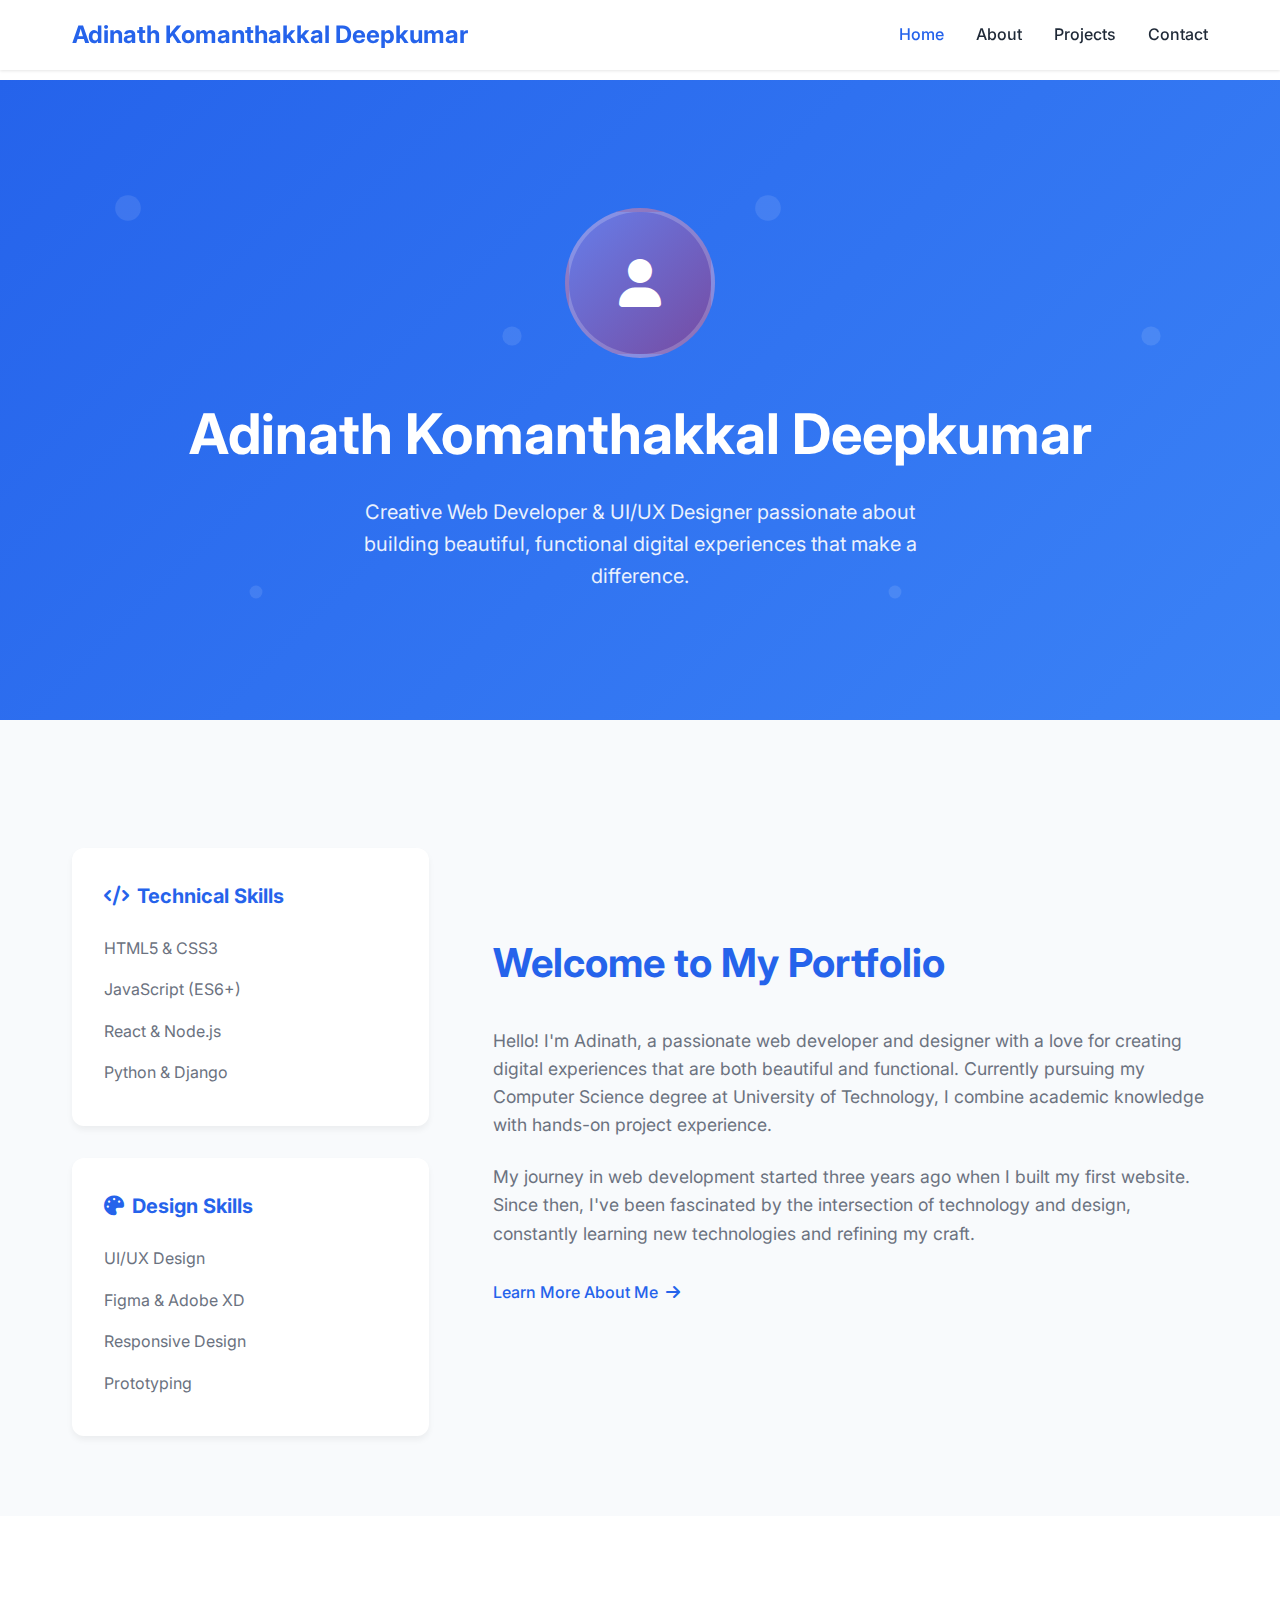
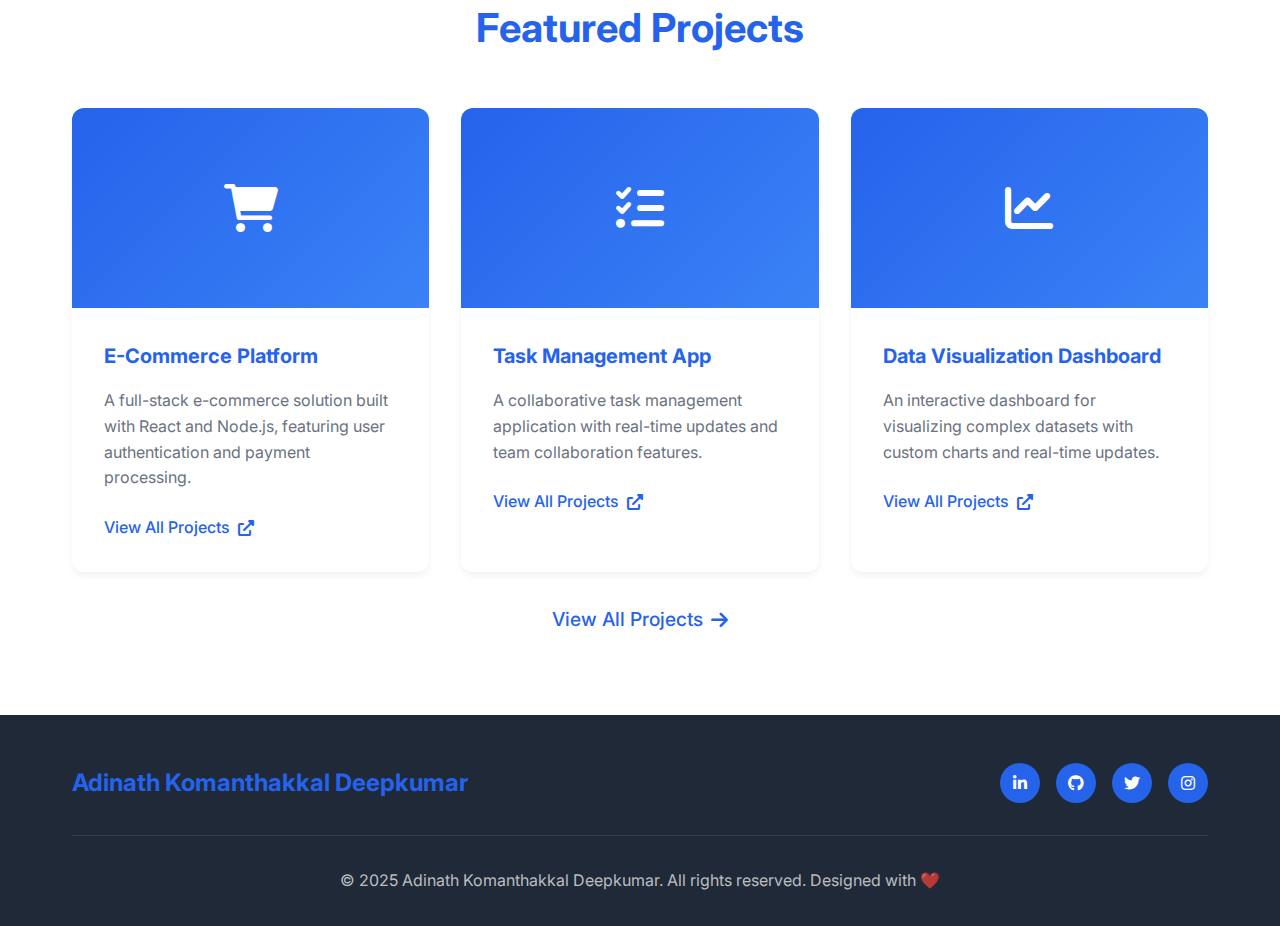
<file: index.html>
<!DOCTYPE html>
<html lang="en">
<head>
    <meta charset="UTF-8">
    <meta name="viewport" content="width=device-width, initial-scale=1.0">
    <title>Adinath Komanthakkal Deepkumar - Portfolio</title>
    <link rel="stylesheet" href="styles.css">
    <link href="https://cdnjs.cloudflare.com/ajax/libs/font-awesome/6.0.0/css/all.min.css" rel="stylesheet">
</head>
<body>
    <!-- Navigation -->
    <nav>
        <div class="nav-container">
            <a href="index.html" class="logo">Adinath Komanthakkal Deepkumar</a>
            <ul class="nav-links">
                <li><a href="index.html" class="active">Home</a></li>
                <li><a href="about.html">About</a></li>
                <li><a href="projects.html">Projects</a></li>
                <li><a href="contact.html">Contact</a></li>
            </ul>
        </div>
    </nav>

    <!-- Main Content -->
    <main>
        <!-- Hero Section -->
        <section class="hero">
            <div class="container">
                <div class="hero-content">
                    <div class="profile-image">
                        <i class="fas fa-user"></i>
                    </div>
                    <h1>Adinath Komanthakkal Deepkumar</h1>
                    <p>Creative Web Developer & UI/UX Designer passionate about building beautiful, functional digital experiences that make a difference.</p>
                </div>
            </div>
        </section>

        <!-- Quick About Section -->
        <section class="about">
            <div class="container">
                <div class="about-content">
                    <div class="about-image">
                        <div class="skills-grid">
                            <article class="skill-category">
                                <h3><i class="fas fa-code"></i> Technical Skills</h3>
                                <ul>
                                    <li>HTML5 & CSS3</li>
                                    <li>JavaScript (ES6+)</li>
                                    <li>React & Node.js</li>
                                    <li>Python & Django</li>
                                </ul>
                            </article>
                            <article class="skill-category">
                                <h3><i class="fas fa-palette"></i> Design Skills</h3>
                                <ul>
                                    <li>UI/UX Design</li>
                                    <li>Figma & Adobe XD</li>
                                    <li>Responsive Design</li>
                                    <li>Prototyping</li>
                                </ul>
                            </article>
                        </div>
                    </div>
                    <div class="about-text">
                        <h2>Welcome to My Portfolio</h2>
                        <p>Hello! I'm Adinath, a passionate web developer and designer with a love for creating digital experiences that are both beautiful and functional. Currently pursuing my Computer Science degree at University of Technology, I combine academic knowledge with hands-on project experience.</p>
                        
                        <p>My journey in web development started three years ago when I built my first website. Since then, I've been fascinated by the intersection of technology and design, constantly learning new technologies and refining my craft.</p>

                        <div style="margin-top: 2rem;">
                            <a href="about.html" class="project-link">
                                Learn More About Me <i class="fas fa-arrow-right"></i>
                            </a>
                        </div>
                    </div>
                </div>
            </div>
        </section>

        <!-- Featured Projects Preview -->
        <section class="projects">
            <div class="container">
                <h2>Featured Projects</h2>
                <div class="projects-grid">
                    <article class="project-card">
                        <div class="project-image">
                            <i class="fas fa-shopping-cart"></i>
                        </div>
                        <div class="project-content">
                            <h3>E-Commerce Platform</h3>
                            <p>A full-stack e-commerce solution built with React and Node.js, featuring user authentication and payment processing.</p>
                            <a href="projects.html" class="project-link">
                                View All Projects <i class="fas fa-external-link-alt"></i>
                            </a>
                        </div>
                    </article>

                    <article class="project-card">
                        <div class="project-image">
                            <i class="fas fa-tasks"></i>
                        </div>
                        <div class="project-content">
                            <h3>Task Management App</h3>
                            <p>A collaborative task management application with real-time updates and team collaboration features.</p>
                            <a href="projects.html" class="project-link">
                                View All Projects <i class="fas fa-external-link-alt"></i>
                            </a>
                        </div>
                    </article>

                    <article class="project-card">
                        <div class="project-image">
                            <i class="fas fa-chart-line"></i>
                        </div>
                        <div class="project-content">
                            <h3>Data Visualization Dashboard</h3>
                            <p>An interactive dashboard for visualizing complex datasets with custom charts and real-time updates.</p>
                            <a href="projects.html" class="project-link">
                                View All Projects <i class="fas fa-external-link-alt"></i>
                            </a>
                        </div>
                    </article>
                </div>

                <div class="text-center mt-2">
                    <a href="projects.html" class="project-link" style="font-size: 1.2rem;">
                        View All Projects <i class="fas fa-arrow-right"></i>
                    </a>
                </div>
            </div>
        </section>
    </main>

    <!-- Footer -->
    <footer>
        <div class="container">
            <div class="footer-content">
                <a href="index.html" class="logo">Adinath Komanthakkal Deepkumar</a>
                <div class="social-links">
                    <a href="#" aria-label="LinkedIn">
                        <i class="fab fa-linkedin-in"></i>
                    </a>
                    <a href="#" aria-label="GitHub">
                        <i class="fab fa-github"></i>
                    </a>
                    <a href="#" aria-label="Twitter">
                        <i class="fab fa-twitter"></i>
                    </a>
                    <a href="#" aria-label="Instagram">
                        <i class="fab fa-instagram"></i>
                    </a>
                </div>
            </div>
            <div class="footer-bottom">
                <p>&copy; 2025 Adinath Komanthakkal Deepkumar. All rights reserved. Designed with ❤️</p>
            </div>
        </div>
    </footer>

    <script>
        // Form submission and navigation functionality
        document.addEventListener('DOMContentLoaded', function() {
            // Add active state to current navigation item
            const currentPage = window.location.pathname.split('/').pop() || 'index.html';
            const navLinks = document.querySelectorAll('.nav-links a');
            
            navLinks.forEach(link => {
                link.classList.remove('active');
                if (link.getAttribute('href') === currentPage) {
                    link.classList.add('active');
                }
            });
        });
    </script>
</body>
</html>
</file>
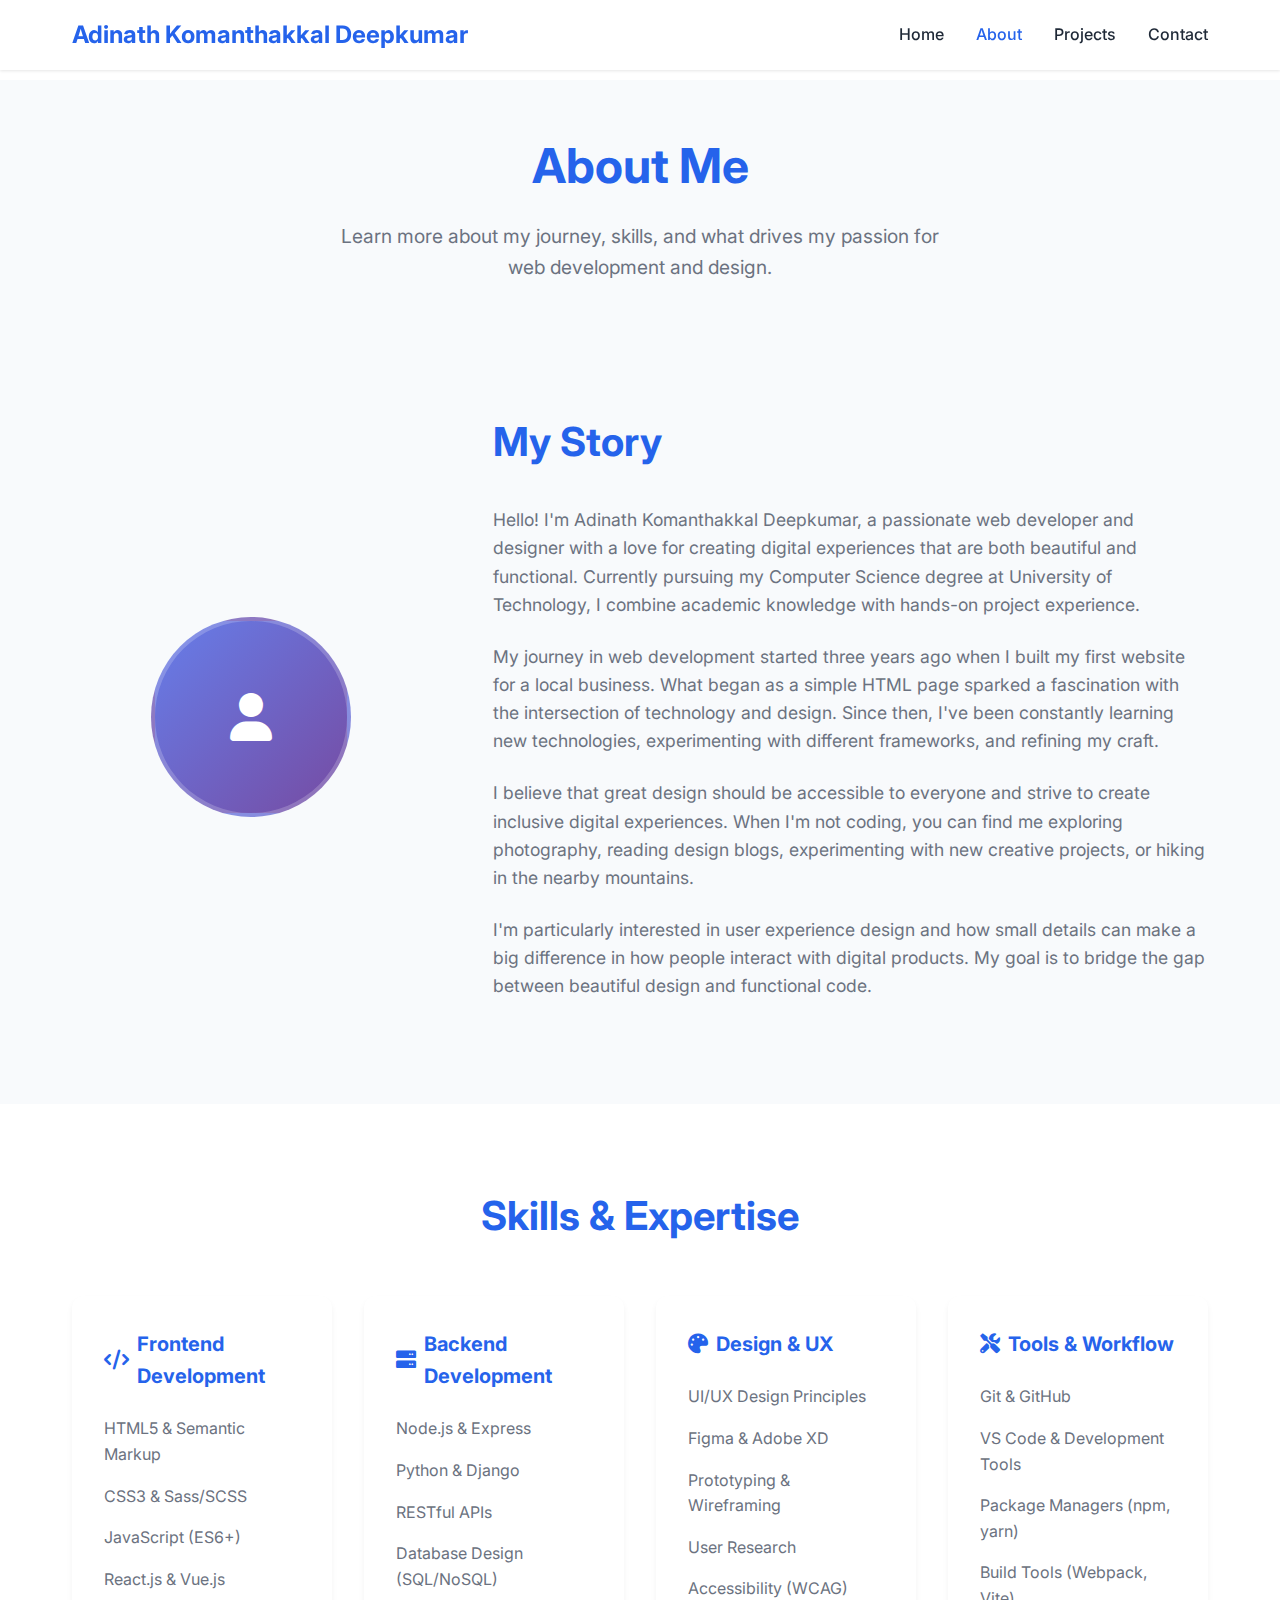
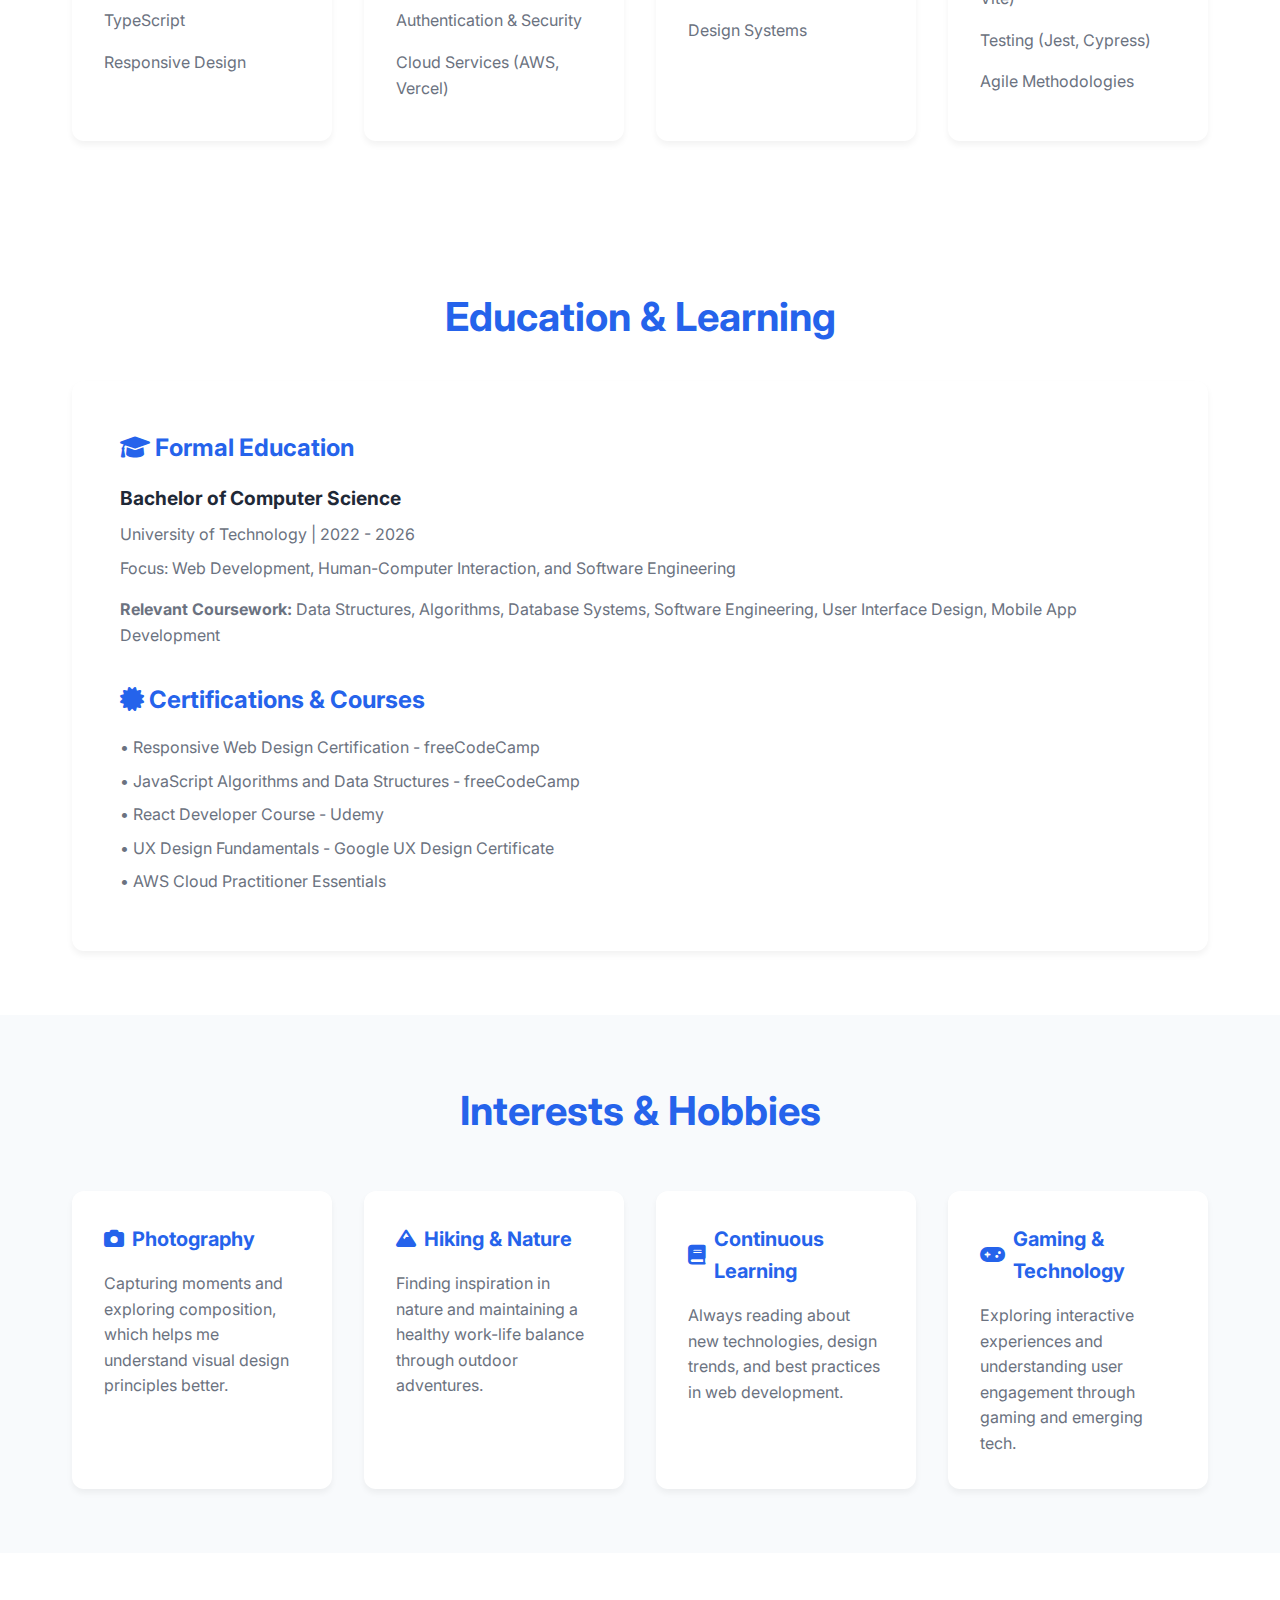
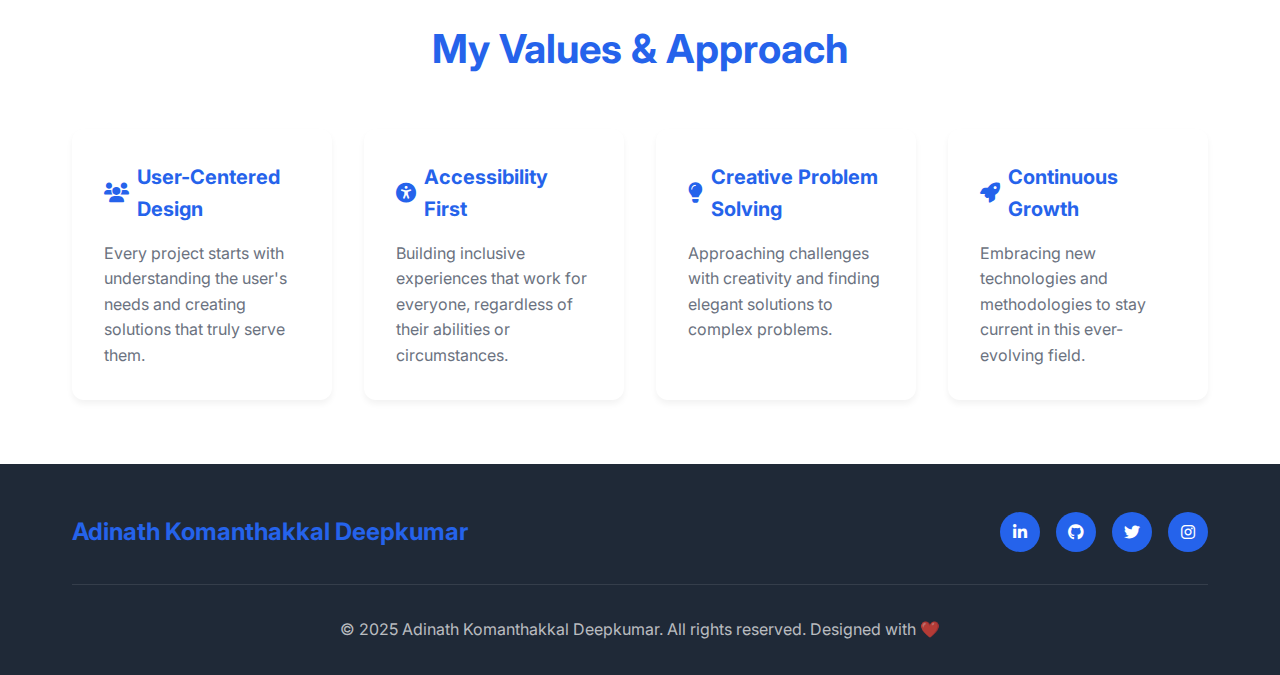
<file: about.html>
<!DOCTYPE html>
<html lang="en">
<head>
    <meta charset="UTF-8">
    <meta name="viewport" content="width=device-width, initial-scale=1.0">
    <title>About Me - Adinath Komanthakkal Deepkumar</title>
    <link rel="stylesheet" href="styles.css">
    <link href="https://cdnjs.cloudflare.com/ajax/libs/font-awesome/6.0.0/css/all.min.css" rel="stylesheet">
</head>
<body>
    <!-- Navigation -->
    <nav>
        <div class="nav-container">
            <a href="index.html" class="logo">Adinath Komanthakkal Deepkumar</a>
            <ul class="nav-links">
                <li><a href="index.html">Home</a></li>
                <li><a href="about.html" class="active">About</a></li>
                <li><a href="projects.html">Projects</a></li>
                <li><a href="contact.html">Contact</a></li>
            </ul>
        </div>
    </nav>

    <!-- Main Content -->
    <main>
        <!-- Page Header -->
        <section class="page-header">
            <div class="container">
                <h1>About Me</h1>
                <p>Learn more about my journey, skills, and what drives my passion for web development and design.</p>
            </div>
        </section>

        <!-- About Content -->
        <section class="about">
            <div class="container">
                <div class="about-content">
                    <div class="about-image">
                        <div class="profile-image" style="width: 200px; height: 200px; margin: 0 auto;">
                            <i class="fas fa-user"></i>
                        </div>
                    </div>
                    <div class="about-text">
                        <h2>My Story</h2>
                        <p>Hello! I'm Adinath Komanthakkal Deepkumar, a passionate web developer and designer with a love for creating digital experiences that are both beautiful and functional. Currently pursuing my Computer Science degree at University of Technology, I combine academic knowledge with hands-on project experience.</p>
                        
                        <p>My journey in web development started three years ago when I built my first website for a local business. What began as a simple HTML page sparked a fascination with the intersection of technology and design. Since then, I've been constantly learning new technologies, experimenting with different frameworks, and refining my craft.</p>

                        <p>I believe that great design should be accessible to everyone and strive to create inclusive digital experiences. When I'm not coding, you can find me exploring photography, reading design blogs, experimenting with new creative projects, or hiking in the nearby mountains.</p>

                        <p>I'm particularly interested in user experience design and how small details can make a big difference in how people interact with digital products. My goal is to bridge the gap between beautiful design and functional code.</p>
                    </div>
                </div>
            </div>
        </section>

        <!-- Skills Section -->
        <section class="skills">
            <div class="container">
                <h2 class="text-center mb-2" style="color: var(--primary-color); font-size: 2.5rem;">Skills & Expertise</h2>
                <div class="skills-grid">
                    <article class="skill-category">
                        <h3><i class="fas fa-code"></i> Frontend Development</h3>
                        <ul>
                            <li>HTML5 & Semantic Markup</li>
                            <li>CSS3 & Sass/SCSS</li>
                            <li>JavaScript (ES6+)</li>
                            <li>React.js & Vue.js</li>
                            <li>TypeScript</li>
                            <li>Responsive Design</li>
                        </ul>
                    </article>

                    <article class="skill-category">
                        <h3><i class="fas fa-server"></i> Backend Development</h3>
                        <ul>
                            <li>Node.js & Express</li>
                            <li>Python & Django</li>
                            <li>RESTful APIs</li>
                            <li>Database Design (SQL/NoSQL)</li>
                            <li>Authentication & Security</li>
                            <li>Cloud Services (AWS, Vercel)</li>
                        </ul>
                    </article>

                    <article class="skill-category">
                        <h3><i class="fas fa-palette"></i> Design & UX</h3>
                        <ul>
                            <li>UI/UX Design Principles</li>
                            <li>Figma & Adobe XD</li>
                            <li>Prototyping & Wireframing</li>
                            <li>User Research</li>
                            <li>Accessibility (WCAG)</li>
                            <li>Design Systems</li>
                        </ul>
                    </article>

                    <article class="skill-category">
                        <h3><i class="fas fa-tools"></i> Tools & Workflow</h3>
                        <ul>
                            <li>Git & GitHub</li>
                            <li>VS Code & Development Tools</li>
                            <li>Package Managers (npm, yarn)</li>
                            <li>Build Tools (Webpack, Vite)</li>
                            <li>Testing (Jest, Cypress)</li>
                            <li>Agile Methodologies</li>
                        </ul>
                    </article>
                </div>
            </div>
        </section>

        <!-- Education Section -->
        <section class="education">
            <div class="container">
                <h2 class="text-center mb-2" style="color: var(--primary-color); font-size: 2.5rem;">Education & Learning</h2>
                <div class="education-content">
                    <h3 style="color: var(--primary-color); margin-bottom: 1rem; font-size: 1.5rem;">
                        <i class="fas fa-graduation-cap"></i> Formal Education
                    </h3>
                    <div style="margin-bottom: 2rem;">
                        <h4 style="font-size: 1.2rem; margin-bottom: 0.5rem;">Bachelor of Computer Science</h4>
                        <p style="color: var(--text-secondary); margin-bottom: 0.5rem;">University of Technology | 2022 - 2026</p>
                        <p style="color: var(--text-secondary);">Focus: Web Development, Human-Computer Interaction, and Software Engineering</p>
                        <p style="color: var(--text-secondary); margin-top: 1rem;"><strong>Relevant Coursework:</strong> Data Structures, Algorithms, Database Systems, Software Engineering, User Interface Design, Mobile App Development</p>
                    </div>

                    <h3 style="color: var(--primary-color); margin-bottom: 1rem; font-size: 1.5rem;">
                        <i class="fas fa-certificate"></i> Certifications & Courses
                    </h3>
                    <ul style="list-style: none; color: var(--text-secondary);">
                        <li style="margin-bottom: 0.5rem;">• Responsive Web Design Certification - freeCodeCamp</li>
                        <li style="margin-bottom: 0.5rem;">• JavaScript Algorithms and Data Structures - freeCodeCamp</li>
                        <li style="margin-bottom: 0.5rem;">• React Developer Course - Udemy</li>
                        <li style="margin-bottom: 0.5rem;">• UX Design Fundamentals - Google UX Design Certificate</li>
                        <li style="margin-bottom: 0.5rem;">• AWS Cloud Practitioner Essentials</li>
                    </ul>
                </div>
            </div>
        </section>

        <!-- Interests Section -->
        <section class="interests" style="background: var(--surface); padding: 4rem 0;">
            <div class="container">
                <h2 class="text-center mb-2" style="color: var(--primary-color); font-size: 2.5rem;">Interests & Hobbies</h2>
                <div class="skills-grid">
                    <article class="skill-category">
                        <h3><i class="fas fa-camera"></i> Photography</h3>
                        <p style="color: var(--text-secondary);">Capturing moments and exploring composition, which helps me understand visual design principles better.</p>
                    </article>

                    <article class="skill-category">
                        <h3><i class="fas fa-mountain"></i> Hiking & Nature</h3>
                        <p style="color: var(--text-secondary);">Finding inspiration in nature and maintaining a healthy work-life balance through outdoor adventures.</p>
                    </article>

                    <article class="skill-category">
                        <h3><i class="fas fa-book"></i> Continuous Learning</h3>
                        <p style="color: var(--text-secondary);">Always reading about new technologies, design trends, and best practices in web development.</p>
                    </article>

                    <article class="skill-category">
                        <h3><i class="fas fa-gamepad"></i> Gaming & Technology</h3>
                        <p style="color: var(--text-secondary);">Exploring interactive experiences and understanding user engagement through gaming and emerging tech.</p>
                    </article>
                </div>
            </div>
        </section>

        <!-- Values Section -->
        <section class="values" style="padding: 4rem 0;">
            <div class="container">
                <h2 class="text-center mb-2" style="color: var(--primary-color); font-size: 2.5rem;">My Values & Approach</h2>
                <div class="skills-grid">
                    <article class="skill-category">
                        <h3><i class="fas fa-users"></i> User-Centered Design</h3>
                        <p style="color: var(--text-secondary);">Every project starts with understanding the user's needs and creating solutions that truly serve them.</p>
                    </article>

                    <article class="skill-category">
                        <h3><i class="fas fa-universal-access"></i> Accessibility First</h3>
                        <p style="color: var(--text-secondary);">Building inclusive experiences that work for everyone, regardless of their abilities or circumstances.</p>
                    </article>

                    <article class="skill-category">
                        <h3><i class="fas fa-lightbulb"></i> Creative Problem Solving</h3>
                        <p style="color: var(--text-secondary);">Approaching challenges with creativity and finding elegant solutions to complex problems.</p>
                    </article>

                    <article class="skill-category">
                        <h3><i class="fas fa-rocket"></i> Continuous Growth</h3>
                        <p style="color: var(--text-secondary);">Embracing new technologies and methodologies to stay current in this ever-evolving field.</p>
                    </article>
                </div>
            </div>
        </section>
    </main>

    <!-- Footer -->
    <footer>
        <div class="container">
            <div class="footer-content">
                <a href="index.html" class="logo">Adinath Komanthakkal Deepkumar</a>
                <div class="social-links">
                    <a href="#" aria-label="LinkedIn">
                        <i class="fab fa-linkedin-in"></i>
                    </a>
                    <a href="#" aria-label="GitHub">
                        <i class="fab fa-github"></i>
                    </a>
                    <a href="#" aria-label="Twitter">
                        <i class="fab fa-twitter"></i>
                    </a>
                    <a href="#" aria-label="Instagram">
                        <i class="fab fa-instagram"></i>
                    </a>
                </div>
            </div>
            <div class="footer-bottom">
                <p>&copy; 2025 Adinath Komanthakkal Deepkumar. All rights reserved. Designed with ❤️</p>
            </div>
        </div>
    </footer>

    <script>
        // Navigation functionality
        document.addEventListener('DOMContentLoaded', function() {
            // Add active state to current navigation item
            const currentPage = window.location.pathname.split('/').pop() || 'index.html';
            const navLinks = document.querySelectorAll('.nav-links a');
            
            navLinks.forEach(link => {
                link.classList.remove('active');
                if (link.getAttribute('href') === currentPage) {
                    link.classList.add('active');
                }
            });
        });
    </script>
</body>
</html>
</file>
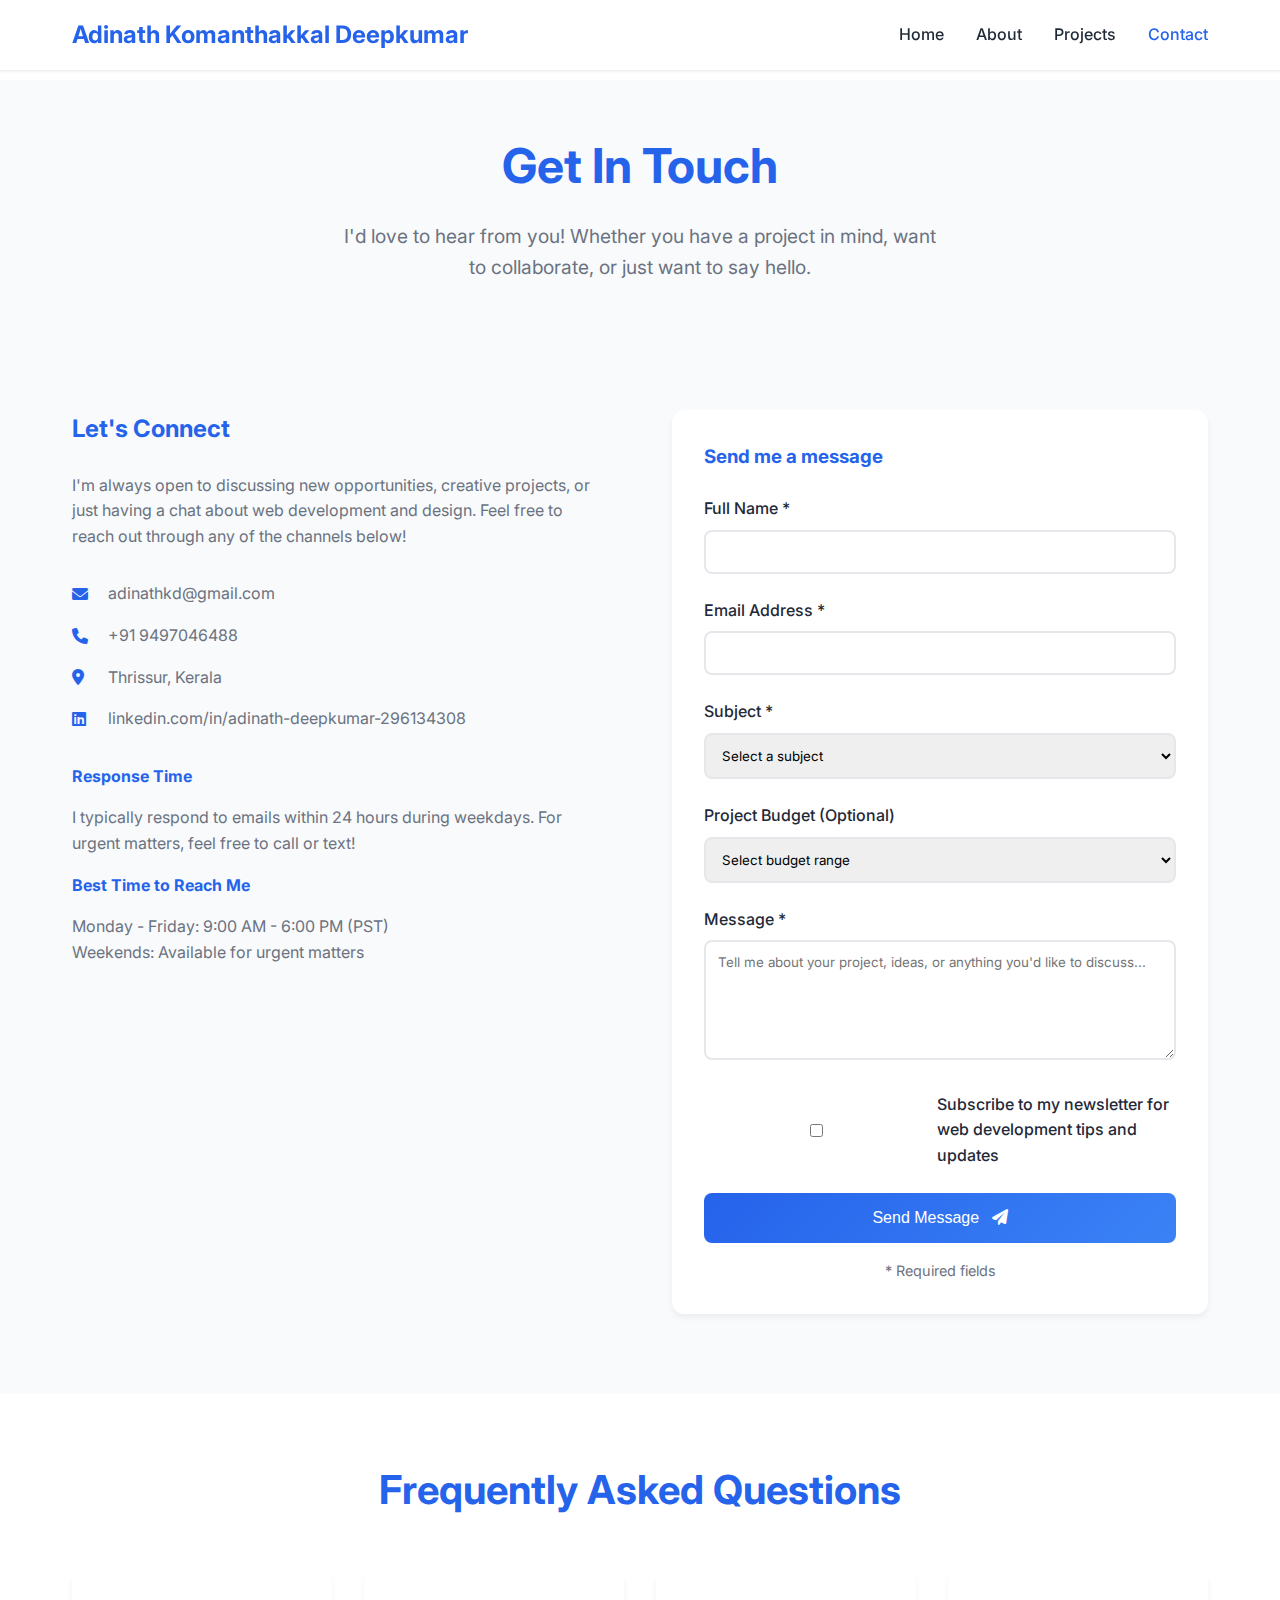
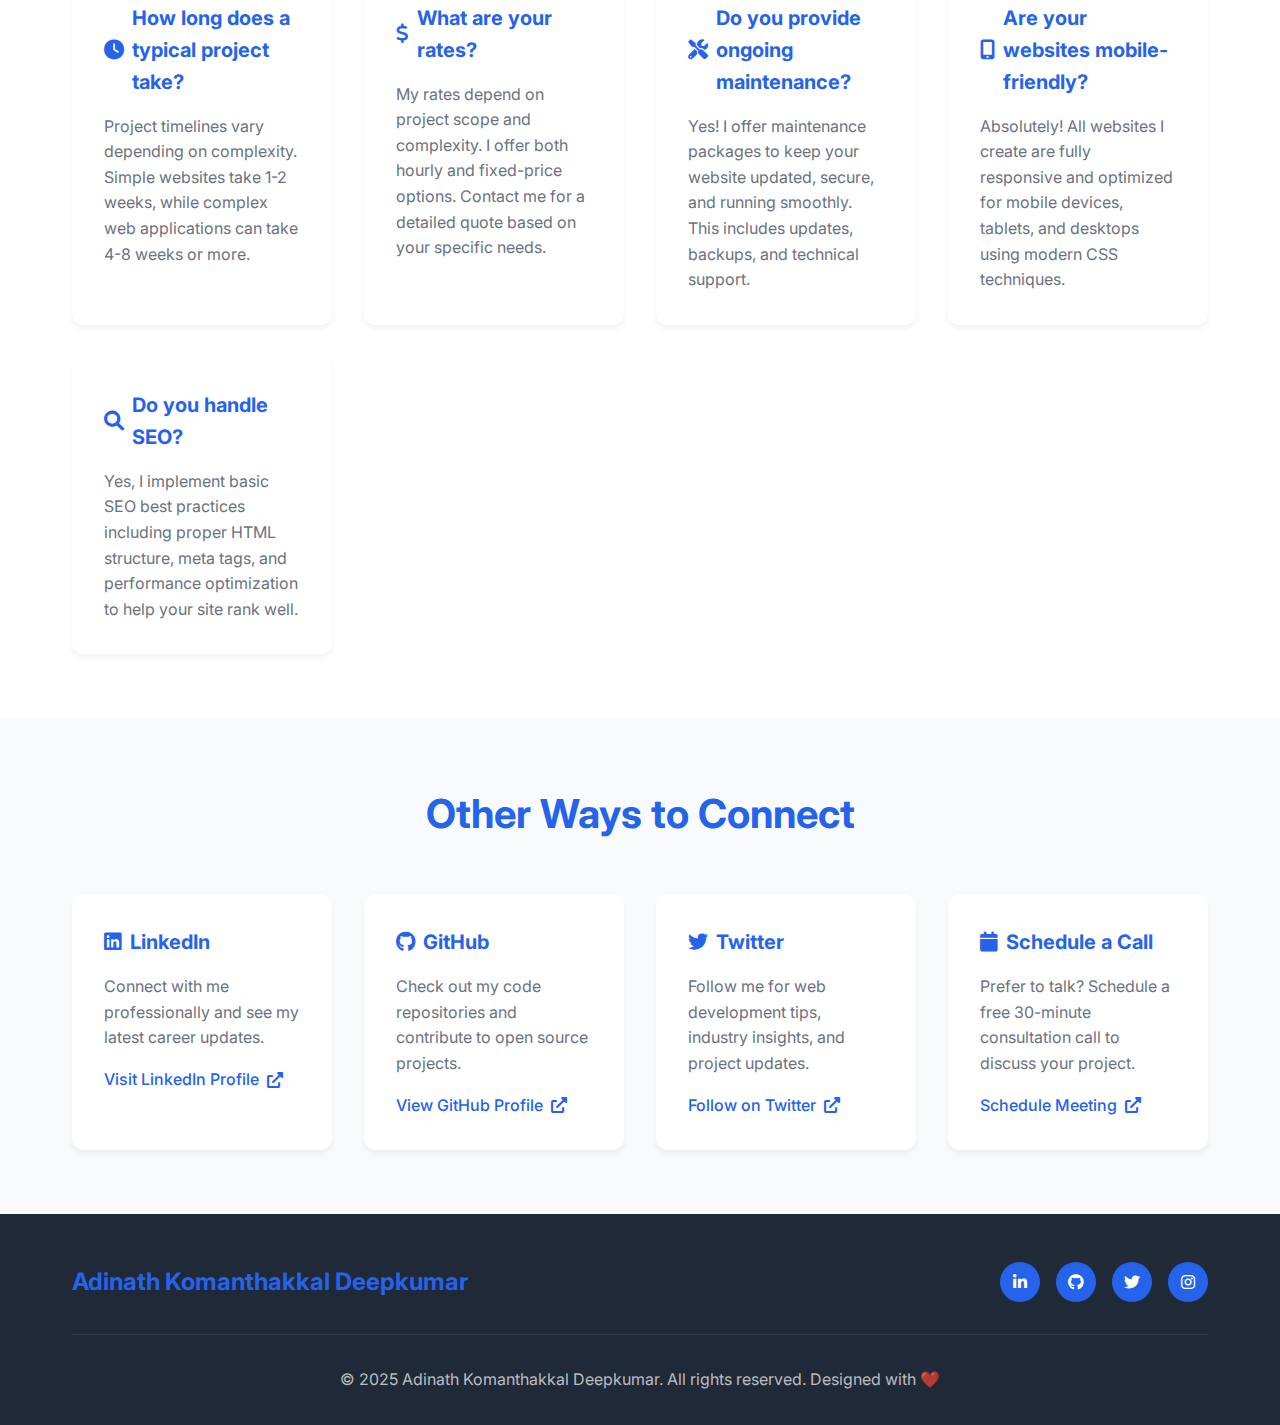
<file: contact.html>
<!DOCTYPE html>
<html lang="en">
<head>
    <meta charset="UTF-8">
    <meta name="viewport" content="width=device-width, initial-scale=1.0">
    <title>Contact - Adinath Komanthakkal Deepkumar</title>
    <link rel="stylesheet" href="styles.css">
    <link href="https://cdnjs.cloudflare.com/ajax/libs/font-awesome/6.0.0/css/all.min.css" rel="stylesheet">
</head>
<body>
    <!-- Navigation -->
    <nav>
        <div class="nav-container">
            <a href="index.html" class="logo">Adinath Komanthakkal Deepkumar</a>
            <ul class="nav-links">
                <li><a href="index.html">Home</a></li>
                <li><a href="about.html">About</a></li>
                <li><a href="projects.html">Projects</a></li>
                <li><a href="contact.html" class="active">Contact</a></li>
            </ul>
        </div>
    </nav>

    <!-- Main Content -->
    <main>
        <!-- Page Header -->
        <section class="page-header">
            <div class="container">
                <h1>Get In Touch</h1>
                <p>I'd love to hear from you! Whether you have a project in mind, want to collaborate, or just want to say hello.</p>
            </div>
        </section>

        <!-- Contact Section -->
        <section class="contact">
            <div class="container">
                <div class="contact-content">
                    <div class="contact-info">
                        <h3>Let's Connect</h3>
                        <p>I'm always open to discussing new opportunities, creative projects, or just having a chat about web development and design. Feel free to reach out through any of the channels below!</p>
                        
                        <div class="contact-details">
                            <div class="contact-item">
                                <i class="fas fa-envelope"></i>
                                <span>adinathkd@gmail.com</span>
                            </div>
                            <div class="contact-item">
                                <i class="fas fa-phone"></i>
                                <span>+91 9497046488</span>
                            </div>
                            <div class="contact-item">
                                <i class="fas fa-map-marker-alt"></i>
                                <span>Thrissur, Kerala</span>
                            </div>
                            <div class="contact-item">
                                <i class="fab fa-linkedin"></i>
                                <span>linkedin.com/in/adinath-deepkumar-296134308</span>
                            </div>
                        </div>

                        <div style="margin-top: 2rem;">
                            <h4 style="color: var(--primary-color); margin-bottom: 1rem;">Response Time</h4>
                            <p style="color: var(--text-secondary); margin-bottom: 1rem;">I typically respond to emails within 24 hours during weekdays. For urgent matters, feel free to call or text!</p>
                            
                            <h4 style="color: var(--primary-color); margin-bottom: 1rem;">Best Time to Reach Me</h4>
                            <p style="color: var(--text-secondary);">Monday - Friday: 9:00 AM - 6:00 PM (PST)<br>
                            Weekends: Available for urgent matters</p>
                        </div>
                    </div>

                    <form class="contact-form" id="contactForm">
                        <h3 style="margin-bottom: 1.5rem; color: var(--primary-color);">Send me a message</h3>
                        
                        <div class="form-group">
                            <label for="name">Full Name *</label>
                            <input type="text" id="name" name="name" required>
                        </div>
                        
                        <div class="form-group">
                            <label for="email">Email Address *</label>
                            <input type="email" id="email" name="email" required>
                        </div>
                        
                        <div class="form-group">
                            <label for="subject">Subject *</label>
                            <select id="subject" name="subject" required style="width: 100%; padding: 0.75rem; border: 2px solid var(--border); border-radius: 8px; font-family: inherit;">
                                <option value="">Select a subject</option>
                                <option value="project">Project Inquiry</option>
                                <option value="collaboration">Collaboration</option>
                                <option value="job">Job Opportunity</option>
                                <option value="feedback">Feedback</option>
                                <option value="other">Other</option>
                            </select>
                        </div>
                        
                        <div class="form-group">
                            <label for="budget">Project Budget (Optional)</label>
                            <select id="budget" name="budget" style="width: 100%; padding: 0.75rem; border: 2px solid var(--border); border-radius: 8px; font-family: inherit;">
                                <option value="">Select budget range</option>
                                <option value="under-1k">Under $1,000</option>
                                <option value="1k-5k">$1,000 - $5,000</option>
                                <option value="5k-10k">$5,000 - $10,000</option>
                                <option value="10k-plus">$10,000+</option>
                                <option value="discuss">Let's discuss</option>
                            </select>
                        </div>
                        
                        <div class="form-group">
                            <label for="message">Message *</label>
                            <textarea id="message" name="message" required placeholder="Tell me about your project, ideas, or anything you'd like to discuss..."></textarea>
                        </div>

                        <div class="form-group">
                            <label style="display: flex; align-items: center; gap: 0.5rem; cursor: pointer;">
                                <input type="checkbox" id="newsletter" name="newsletter" style="margin: 0;">
                                <span>Subscribe to my newsletter for web development tips and updates</span>
                            </label>
                        </div>
                        
                        <button type="submit" class="submit-btn">
                            <span id="btnText">Send Message</span>
                            <i class="fas fa-paper-plane" style="margin-left: 0.5rem;"></i>
                        </button>

                        <p style="font-size: 0.9rem; color: var(--text-secondary); margin-top: 1rem; text-align: center;">
                            * Required fields
                        </p>
                    </form>
                </div>
            </div>
        </section>

        <!-- FAQ Section -->
        <section style="padding: 4rem 0;">
            <div class="container">
                <h2 class="text-center mb-2" style="color: var(--primary-color); font-size: 2.5rem;">Frequently Asked Questions</h2>
                <div class="skills-grid">
                    <article class="skill-category">
                        <h3><i class="fas fa-clock"></i> How long does a typical project take?</h3>
                        <p style="color: var(--text-secondary);">Project timelines vary depending on complexity. Simple websites take 1-2 weeks, while complex web applications can take 4-8 weeks or more.</p>
                    </article>

                    <article class="skill-category">
                        <h3><i class="fas fa-dollar-sign"></i> What are your rates?</h3>
                        <p style="color: var(--text-secondary);">My rates depend on project scope and complexity. I offer both hourly and fixed-price options. Contact me for a detailed quote based on your specific needs.</p>
                    </article>

                    <article class="skill-category">
                        <h3><i class="fas fa-tools"></i> Do you provide ongoing maintenance?</h3>
                        <p style="color: var(--text-secondary);">Yes! I offer maintenance packages to keep your website updated, secure, and running smoothly. This includes updates, backups, and technical support.</p>
                    </article>

                    <article class="skill-category">
                        <h3><i class="fas fa-mobile-alt"></i> Are your websites mobile-friendly?</h3>
                        <p style="color: var(--text-secondary);">Absolutely! All websites I create are fully responsive and optimized for mobile devices, tablets, and desktops using modern CSS techniques.</p>
                    </article>

                    <article class="skill-category">
                        <h3><i class="fas fa-search"></i> Do you handle SEO?</h3>
                        <p style="color: var(--text-secondary);">Yes, I implement basic SEO best practices including proper HTML structure, meta tags, and performance optimization to help your site rank well.</p>
                    </article>
                </div>
            </div>
        </section>

        <!-- Alternative Contact Methods -->
        <section style="background: var(--surface); padding: 4rem 0;">
            <div class="container">
                <h2 class="text-center mb-2" style="color: var(--primary-color); font-size: 2.5rem;">Other Ways to Connect</h2>
                <div class="skills-grid">
                    <article class="skill-category">
                        <h3><i class="fab fa-linkedin"></i> LinkedIn</h3>
                        <p style="color: var(--text-secondary); margin-bottom: 1rem;">Connect with me professionally and see my latest career updates.</p>
                        <a href="#" class="project-link">Visit LinkedIn Profile <i class="fas fa-external-link-alt"></i></a>
                    </article>

                    <article class="skill-category">
                        <h3><i class="fab fa-github"></i> GitHub</h3>
                        <p style="color: var(--text-secondary); margin-bottom: 1rem;">Check out my code repositories and contribute to open source projects.</p>
                        <a href="#" class="project-link">View GitHub Profile <i class="fas fa-external-link-alt"></i></a>
                    </article>

                    <article class="skill-category">
                        <h3><i class="fab fa-twitter"></i> Twitter</h3>
                        <p style="color: var(--text-secondary); margin-bottom: 1rem;">Follow me for web development tips, industry insights, and project updates.</p>
                        <a href="#" class="project-link">Follow on Twitter <i class="fas fa-external-link-alt"></i></a>
                    </article>

                    <article class="skill-category">
                        <h3><i class="fas fa-calendar"></i> Schedule a Call</h3>
                        <p style="color: var(--text-secondary); margin-bottom: 1rem;">Prefer to talk? Schedule a free 30-minute consultation call to discuss your project.</p>
                        <a href="#" class="project-link">Schedule Meeting <i class="fas fa-external-link-alt"></i></a>
                    </article>
                </div>
            </div>
        </section>
    </main>

    <!-- Footer -->
    <footer>
        <div class="container">
            <div class="footer-content">
                <a href="index.html" class="logo">Adinath Komanthakkal Deepkumar</a>
                <div class="social-links">
                    <a href="linkedin.com/in/adinath-deepkumar-296134308" aria-label="LinkedIn">
                        <i class="fab fa-linkedin-in"></i>
                    </a>
                    <a href="github.com/akd015" aria-label="GitHub">
                        <i class="fab fa-github"></i>
                    </a>
                    <a href="#" aria-label="Twitter">
                        <i class="fab fa-twitter"></i>
                    </a>
                    <a href="#" aria-label="Instagram">
                        <i class="fab fa-instagram"></i>
                    </a>
                </div>
            </div>
            <div class="footer-bottom">
                <p>&copy; 2025 Adinath Komanthakkal Deepkumar. All rights reserved. Designed with ❤️</p>
            </div>
        </div>
    </footer>

    <script>
        // Navigation functionality
        document.addEventListener('DOMContentLoaded', function() {
            // Add active state to current navigation item
            const currentPage = window.location.pathname.split('/').pop() || 'index.html';
            const navLinks = document.querySelectorAll('.nav-links a');
            
            navLinks.forEach(link => {
                link.classList.remove('active');
                if (link.getAttribute('href') === currentPage) {
                    link.classList.add('active');
                }
            });
        });

        // Form submission handling
        document.getElementById('contactForm').addEventListener('submit', function(e) {
            e.preventDefault();
            
            // Get form data
            const formData = new FormData(this);
            const name = formData.get('name').trim();
            const email = formData.get('email').trim();
            const subject = formData.get('subject');
            const message = formData.get('message').trim();
            
            // Validation
            if (!name || !email || !subject || !message) {
                alert('Please fill in all required fields.');
                return;
            }

            // Email validation
            const emailRegex = /^[^\s@]+@[^\s@]+\.[^\s@]+$/;
            if (!emailRegex.test(email)) {
                alert('Please enter a valid email address.');
                return;
            }

            // Message length validation
            if (message.length < 10) {
                alert('Please provide a more detailed message (at least 10 characters).');
                return;
            }
            
            // Simulate form submission
            const submitBtn = this.querySelector('.submit-btn');
            const btnText = document.getElementById('btnText');
            const originalText = btnText.textContent;
            
            btnText.textContent = 'Sending...';
            submitBtn.disabled = true;
            submitBtn.style.opacity = '0.7';
            
            // Simulate API call delay
            setTimeout(() => {
                // Success message
                alert(`Thank you, ${name}! Your message has been sent successfully. I'll get back to you within 24 hours.`);
                
                // Reset form
                this.reset();
                
                // Reset button
                btnText.textContent = originalText;
                submitBtn.disabled = false;
                submitBtn.style.opacity = '1';
                
                // Optional: Show success message in the form
                const successMessage = document.createElement('div');
                successMessage.style.cssText = `
                    background: #10b981;
                    color: white;
                    padding: 1rem;
                    border-radius: 8px;
                    margin-top: 1rem;
                    text-align: center;
                `;
                successMessage.innerHTML = '<i class="fas fa-check-circle"></i> Message sent successfully!';
                
                this.appendChild(successMessage);
                
                // Remove success message after 5 seconds
                setTimeout(() => {
                    if (successMessage.parentNode) {
                        successMessage.remove();
                    }
                }, 5000);
                
            }, 2000);
        });

        // Real-time form validation
        const inputs = document.querySelectorAll('input[required], textarea[required], select[required]');
        inputs.forEach(input => {
            input.addEventListener('blur', function() {
                if (this.value.trim() === '') {
                    this.style.borderColor = '#ef4444';
                } else {
                    this.style.borderColor = '#10b981';
                }
            });

            input.addEventListener('input', function() {
                if (this.value.trim() !== '') {
                    this.style.borderColor = '#10b981';
                } else {
                    this.style.borderColor = '#e5e7eb';
                }
            });
        });

        // Email validation on input
        document.getElementById('email').addEventListener('input', function() {
            const emailRegex = /^[^\s@]+@[^\s@]+\.[^\s@]+$/;
            if (this.value && !emailRegex.test(this.value)) {
                this.style.borderColor = '#ef4444';
            } else if (this.value) {
                this.style.borderColor = '#10b981';
            }
        });
    </script>
</body>
</html>
</file>
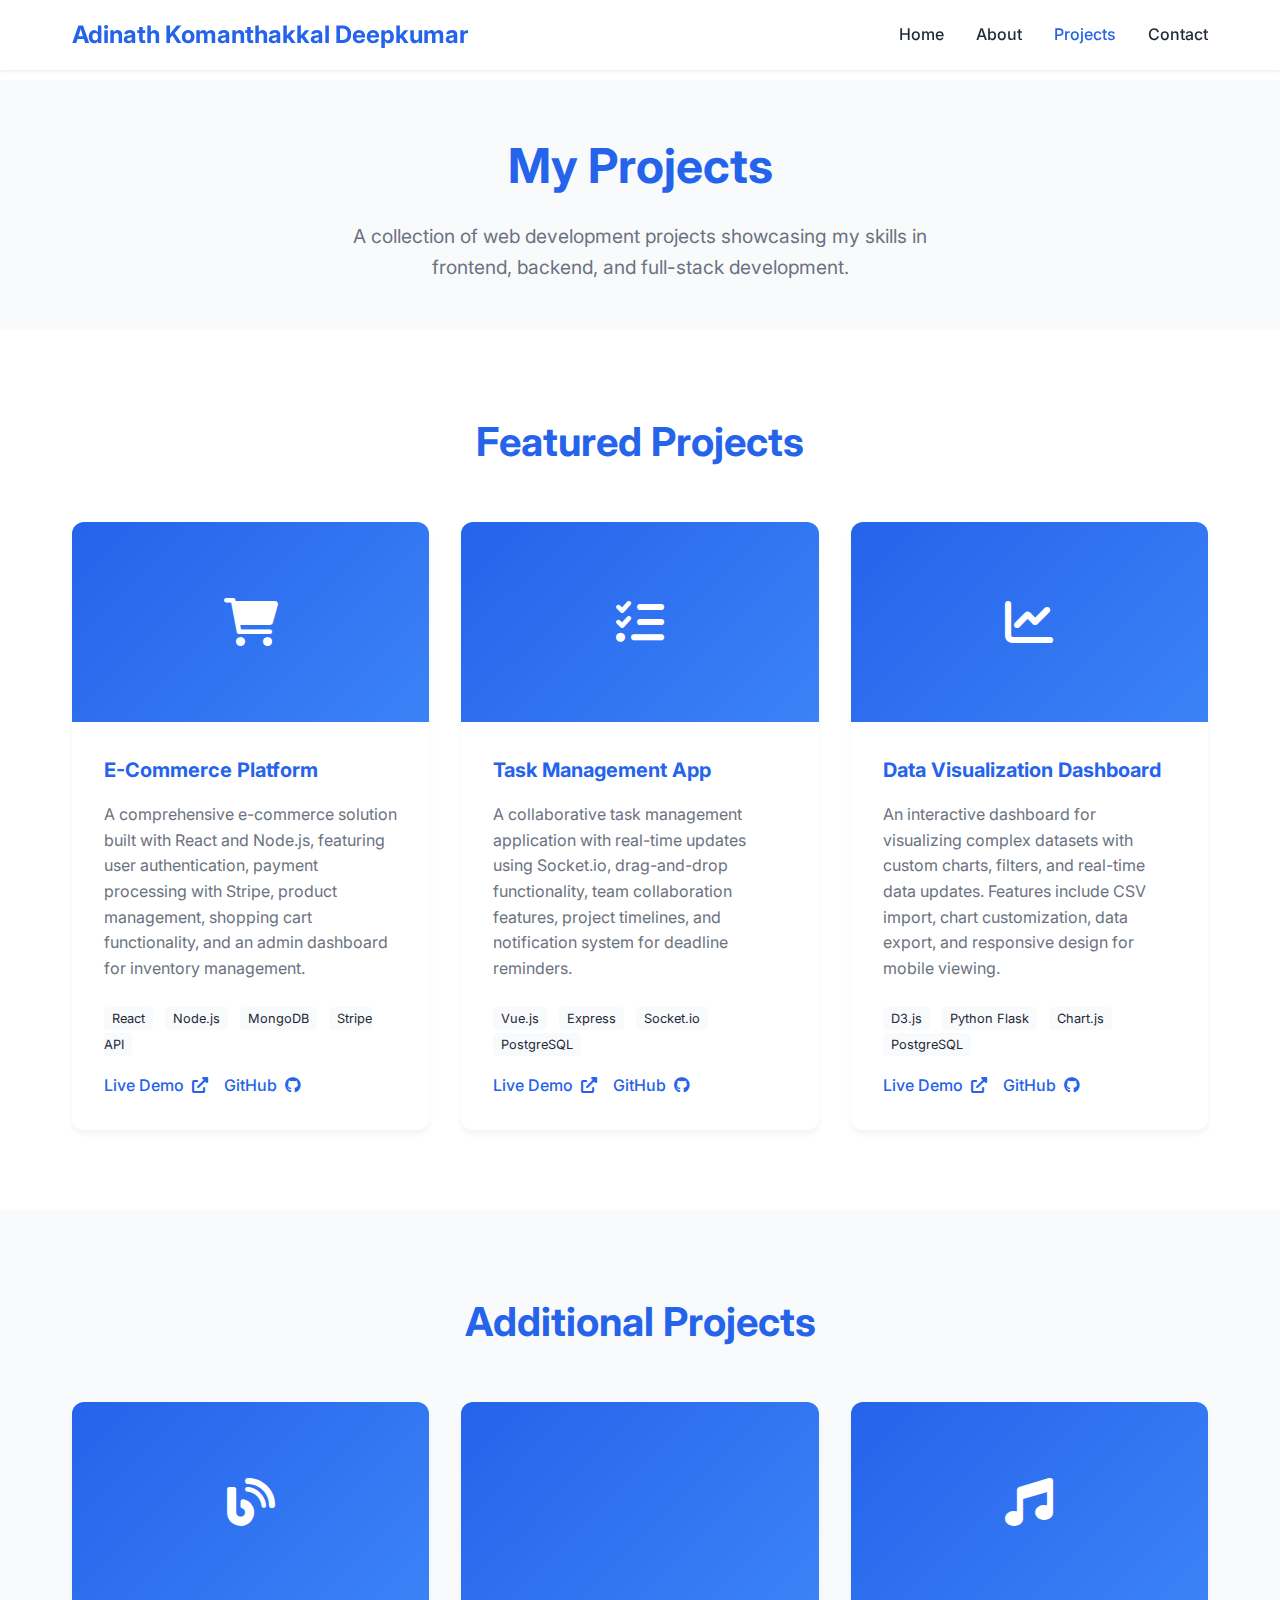
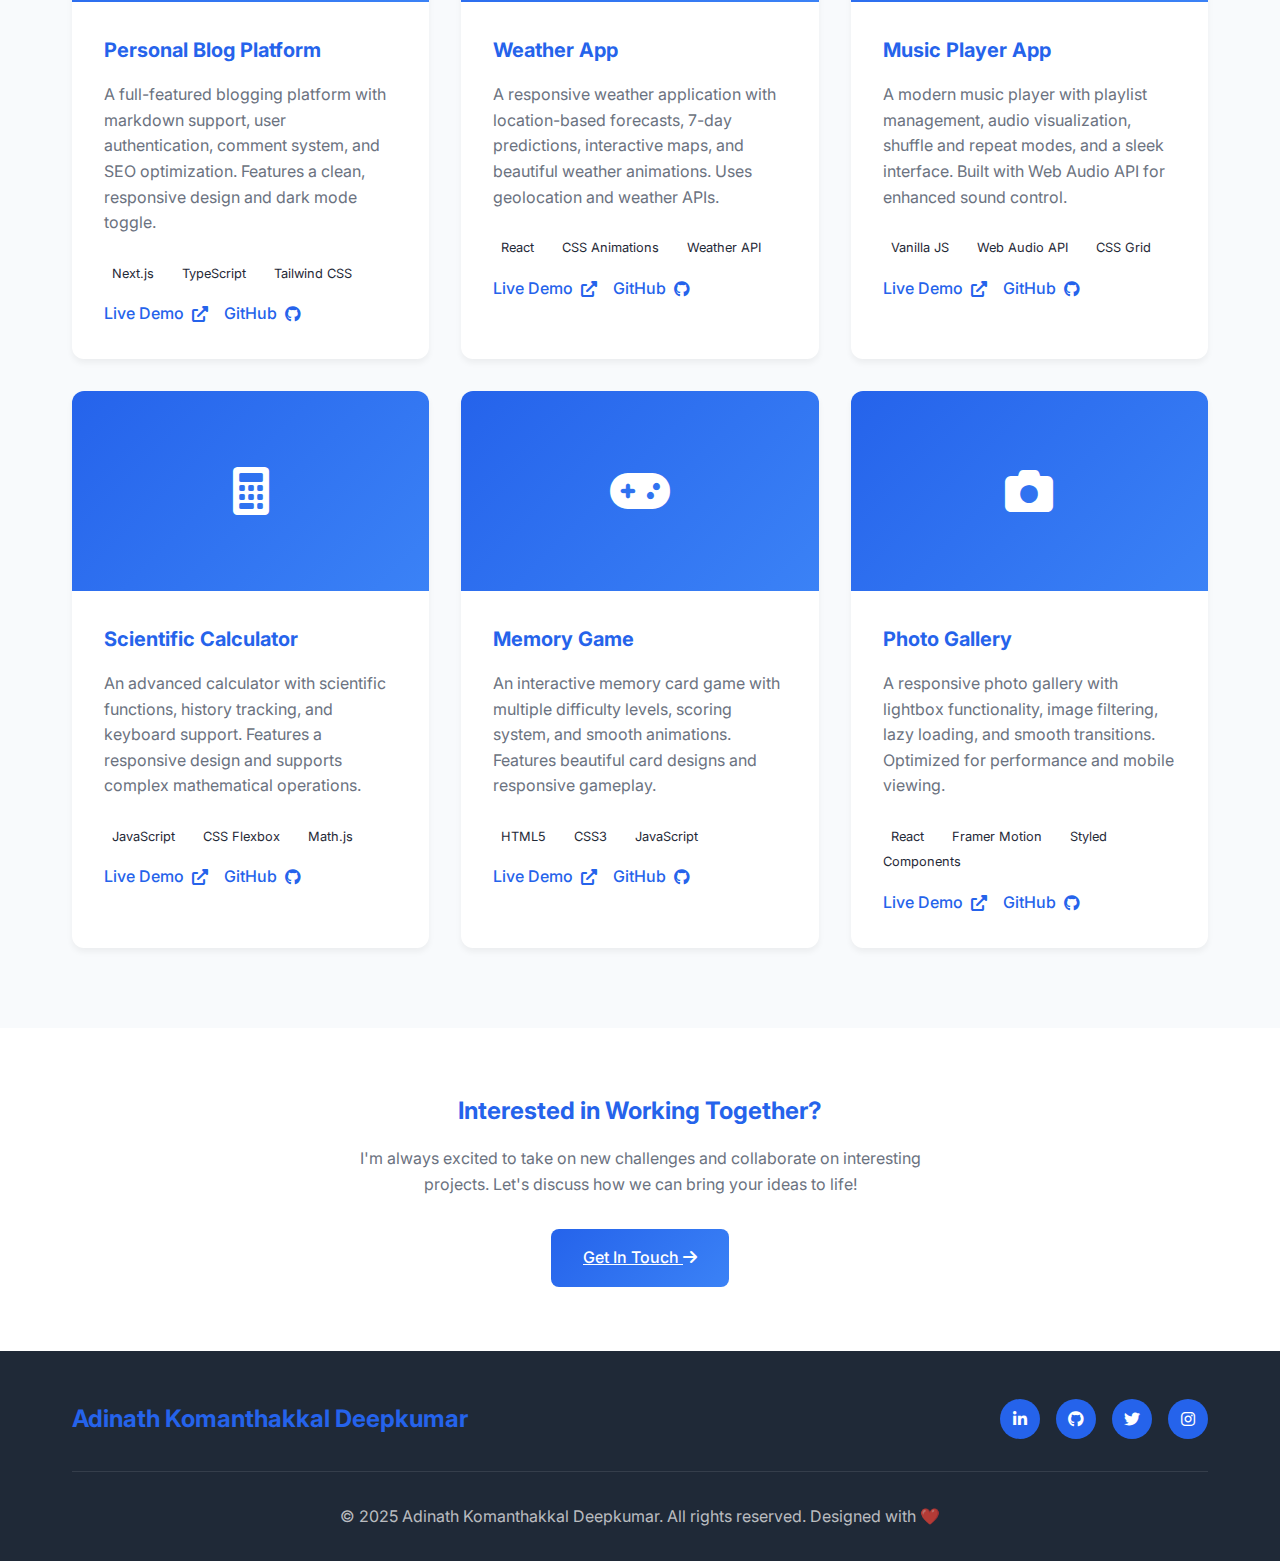
<file: projects.html>
<!DOCTYPE html>
<html lang="en">
<head>
    <meta charset="UTF-8">
    <meta name="viewport" content="width=device-width, initial-scale=1.0">
    <title>Projects - Adinath Komanthakkal Deepkumar</title>
    <link rel="stylesheet" href="css/styles.css">
    <link href="https://cdnjs.cloudflare.com/ajax/libs/font-awesome/6.0.0/css/all.min.css" rel="stylesheet">
</head>
<body>
    <!-- Navigation -->
    <nav>
        <div class="nav-container">
            <a href="index.html" class="logo">Adinath Komanthakkal Deepkumar</a>
            <ul class="nav-links">
                <li><a href="index.html">Home</a></li>
                <li><a href="about.html">About</a></li>
                <li><a href="projects.html" class="active">Projects</a></li>
                <li><a href="contact.html">Contact</a></li>
            </ul>
        </div>
    </nav>

    <!-- Main Content -->
    <main>
        <!-- Page Header -->
        <section class="page-header">
            <div class="container">
                <h1>My Projects</h1>
                <p>A collection of web development projects showcasing my skills in frontend, backend, and full-stack development.</p>
            </div>
        </section>

        <!-- Featured Projects -->
        <section class="projects">
            <div class="container">
                <h2>Featured Projects</h2>
                <div class="projects-grid">
                    <article class="project-card">
                        <div class="project-image">
                            <i class="fas fa-shopping-cart"></i>
                        </div>
                        <div class="project-content">
                            <h3>E-Commerce Platform</h3>
                            <p>A comprehensive e-commerce solution built with React and Node.js, featuring user authentication, payment processing with Stripe, product management, shopping cart functionality, and an admin dashboard for inventory management.</p>
                            <div style="margin: 1rem 0;">
                                <span style="background: var(--surface); padding: 0.25rem 0.5rem; border-radius: 4px; font-size: 0.8rem; margin-right: 0.5rem;">React</span>
                                <span style="background: var(--surface); padding: 0.25rem 0.5rem; border-radius: 4px; font-size: 0.8rem; margin-right: 0.5rem;">Node.js</span>
                                <span style="background: var(--surface); padding: 0.25rem 0.5rem; border-radius: 4px; font-size: 0.8rem; margin-right: 0.5rem;">MongoDB</span>
                                <span style="background: var(--surface); padding: 0.25rem 0.5rem; border-radius: 4px; font-size: 0.8rem;">Stripe API</span>
                            </div>
                            <div style="display: flex; gap: 1rem;">
                                <a href="#" class="project-link">
                                    Live Demo <i class="fas fa-external-link-alt"></i>
                                </a>
                                <a href="#" class="project-link">
                                    GitHub <i class="fab fa-github"></i>
                                </a>
                            </div>
                        </div>
                    </article>

                    <article class="project-card">
                        <div class="project-image">
                            <i class="fas fa-tasks"></i>
                        </div>
                        <div class="project-content">
                            <h3>Task Management App</h3>
                            <p>A collaborative task management application with real-time updates using Socket.io, drag-and-drop functionality, team collaboration features, project timelines, and notification system for deadline reminders.</p>
                            <div style="margin: 1rem 0;">
                                <span style="background: var(--surface); padding: 0.25rem 0.5rem; border-radius: 4px; font-size: 0.8rem; margin-right: 0.5rem;">Vue.js</span>
                                <span style="background: var(--surface); padding: 0.25rem 0.5rem; border-radius: 4px; font-size: 0.8rem; margin-right: 0.5rem;">Express</span>
                                <span style="background: var(--surface); padding: 0.25rem 0.5rem; border-radius: 4px; font-size: 0.8rem; margin-right: 0.5rem;">Socket.io</span>
                                <span style="background: var(--surface); padding: 0.25rem 0.5rem; border-radius: 4px; font-size: 0.8rem;">PostgreSQL</span>
                            </div>
                            <div style="display: flex; gap: 1rem;">
                                <a href="#" class="project-link">
                                    Live Demo <i class="fas fa-external-link-alt"></i>
                                </a>
                                <a href="#" class="project-link">
                                    GitHub <i class="fab fa-github"></i>
                                </a>
                            </div>
                        </div>
                    </article>

                    <article class="project-card">
                        <div class="project-image">
                            <i class="fas fa-chart-line"></i>
                        </div>
                        <div class="project-content">
                            <h3>Data Visualization Dashboard</h3>
                            <p>An interactive dashboard for visualizing complex datasets with custom charts, filters, and real-time data updates. Features include CSV import, chart customization, data export, and responsive design for mobile viewing.</p>
                            <div style="margin: 1rem 0;">
                                <span style="background: var(--surface); padding: 0.25rem 0.5rem; border-radius: 4px; font-size: 0.8rem; margin-right: 0.5rem;">D3.js</span>
                                <span style="background: var(--surface); padding: 0.25rem 0.5rem; border-radius: 4px; font-size: 0.8rem; margin-right: 0.5rem;">Python Flask</span>
                                <span style="background: var(--surface); padding: 0.25rem 0.5rem; border-radius: 4px; font-size: 0.8rem; margin-right: 0.5rem;">Chart.js</span>
                                <span style="background: var(--surface); padding: 0.25rem 0.5rem; border-radius: 4px; font-size: 0.8rem;">PostgreSQL</span>
                            </div>
                            <div style="display: flex; gap: 1rem;">
                                <a href="#" class="project-link">
                                    Live Demo <i class="fas fa-external-link-alt"></i>
                                </a>
                                <a href="#" class="project-link">
                                    GitHub <i class="fab fa-github"></i>
                                </a>
                            </div>
                        </div>
                    </article>
                </div>
            </div>
        </section>

        <!-- Additional Projects -->
        <section class="projects" style="background: var(--surface);">
            <div class="container">
                <h2>Additional Projects</h2>
                <div class="projects-grid">
                    <article class="project-card">
                        <div class="project-image">
                            <i class="fas fa-blog"></i>
                        </div>
                        <div class="project-content">
                            <h3>Personal Blog Platform</h3>
                            <p>A full-featured blogging platform with markdown support, user authentication, comment system, and SEO optimization. Features a clean, responsive design and dark mode toggle.</p>
                            <div style="margin: 1rem 0;">
                                <span style="background: white; padding: 0.25rem 0.5rem; border-radius: 4px; font-size: 0.8rem; margin-right: 0.5rem;">Next.js</span>
                                <span style="background: white; padding: 0.25rem 0.5rem; border-radius: 4px; font-size: 0.8rem; margin-right: 0.5rem;">TypeScript</span>
                                <span style="background: white; padding: 0.25rem 0.5rem; border-radius: 4px; font-size: 0.8rem;">Tailwind CSS</span>
                            </div>
                            <div style="display: flex; gap: 1rem;">
                                <a href="#" class="project-link">
                                    Live Demo <i class="fas fa-external-link-alt"></i>
                                </a>
                                <a href="#" class="project-link">
                                    GitHub <i class="fab fa-github"></i>
                                </a>
                            </div>
                        </div>
                    </article>

                    <article class="project-card">
                        <div class="project-image">
                            <i class="fas fa-weather-sun"></i>
                        </div>
                        <div class="project-content">
                            <h3>Weather App</h3>
                            <p>A responsive weather application with location-based forecasts, 7-day predictions, interactive maps, and beautiful weather animations. Uses geolocation and weather APIs.</p>
                            <div style="margin: 1rem 0;">
                                <span style="background: white; padding: 0.25rem 0.5rem; border-radius: 4px; font-size: 0.8rem; margin-right: 0.5rem;">React</span>
                                <span style="background: white; padding: 0.25rem 0.5rem; border-radius: 4px; font-size: 0.8rem; margin-right: 0.5rem;">CSS Animations</span>
                                <span style="background: white; padding: 0.25rem 0.5rem; border-radius: 4px; font-size: 0.8rem;">Weather API</span>
                            </div>
                            <div style="display: flex; gap: 1rem;">
                                <a href="#" class="project-link">
                                    Live Demo <i class="fas fa-external-link-alt"></i>
                                </a>
                                <a href="#" class="project-link">
                                    GitHub <i class="fab fa-github"></i>
                                </a>
                            </div>
                        </div>
                    </article>

                    <article class="project-card">
                        <div class="project-image">
                            <i class="fas fa-music"></i>
                        </div>
                        <div class="project-content">
                            <h3>Music Player App</h3>
                            <p>A modern music player with playlist management, audio visualization, shuffle and repeat modes, and a sleek interface. Built with Web Audio API for enhanced sound control.</p>
                            <div style="margin: 1rem 0;">
                                <span style="background: white; padding: 0.25rem 0.5rem; border-radius: 4px; font-size: 0.8rem; margin-right: 0.5rem;">Vanilla JS</span>
                                <span style="background: white; padding: 0.25rem 0.5rem; border-radius: 4px; font-size: 0.8rem; margin-right: 0.5rem;">Web Audio API</span>
                                <span style="background: white; padding: 0.25rem 0.5rem; border-radius: 4px; font-size: 0.8rem;">CSS Grid</span>
                            </div>
                            <div style="display: flex; gap: 1rem;">
                                <a href="#" class="project-link">
                                    Live Demo <i class="fas fa-external-link-alt"></i>
                                </a>
                                <a href="#" class="project-link">
                                    GitHub <i class="fab fa-github"></i>
                                </a>
                            </div>
                        </div>
                    </article>

                    <article class="project-card">
                        <div class="project-image">
                            <i class="fas fa-calculator"></i>
                        </div>
                        <div class="project-content">
                            <h3>Scientific Calculator</h3>
                            <p>An advanced calculator with scientific functions, history tracking, and keyboard support. Features a responsive design and supports complex mathematical operations.</p>
                            <div style="margin: 1rem 0;">
                                <span style="background: white; padding: 0.25rem 0.5rem; border-radius: 4px; font-size: 0.8rem; margin-right: 0.5rem;">JavaScript</span>
                                <span style="background: white; padding: 0.25rem 0.5rem; border-radius: 4px; font-size: 0.8rem; margin-right: 0.5rem;">CSS Flexbox</span>
                                <span style="background: white; padding: 0.25rem 0.5rem; border-radius: 4px; font-size: 0.8rem;">Math.js</span>
                            </div>
                            <div style="display: flex; gap: 1rem;">
                                <a href="#" class="project-link">
                                    Live Demo <i class="fas fa-external-link-alt"></i>
                                </a>
                                <a href="#" class="project-link">
                                    GitHub <i class="fab fa-github"></i>
                                </a>
                            </div>
                        </div>
                    </article>

                    <article class="project-card">
                        <div class="project-image">
                            <i class="fas fa-gamepad"></i>
                        </div>
                        <div class="project-content">
                            <h3>Memory Game</h3>
                            <p>An interactive memory card game with multiple difficulty levels, scoring system, and smooth animations. Features beautiful card designs and responsive gameplay.</p>
                            <div style="margin: 1rem 0;">
                                <span style="background: white; padding: 0.25rem 0.5rem; border-radius: 4px; font-size: 0.8rem; margin-right: 0.5rem;">HTML5</span>
                                <span style="background: white; padding: 0.25rem 0.5rem; border-radius: 4px; font-size: 0.8rem; margin-right: 0.5rem;">CSS3</span>
                                <span style="background: white; padding: 0.25rem 0.5rem; border-radius: 4px; font-size: 0.8rem;">JavaScript</span>
                            </div>
                            <div style="display: flex; gap: 1rem;">
                                <a href="https://akd015.github.io/Memory-Game" class="project-link">
                                    Live Demo <i class="fas fa-external-link-alt"></i>
                                </a>
                                <a href="https://github.com/akd015/Memory-Game" class="project-link">
                                    GitHub <i class="fab fa-github"></i>
                                </a>
                            </div>
                        </div>
                    </article>

                    <article class="project-card">
                        <div class="project-image">
                            <i class="fas fa-camera"></i>
                        </div>
                        <div class="project-content">
                            <h3>Photo Gallery</h3>
                            <p>A responsive photo gallery with lightbox functionality, image filtering, lazy loading, and smooth transitions. Optimized for performance and mobile viewing.</p>
                            <div style="margin: 1rem 0;">
                                <span style="background: white; padding: 0.25rem 0.5rem; border-radius: 4px; font-size: 0.8rem; margin-right: 0.5rem;">React</span>
                                <span style="background: white; padding: 0.25rem 0.5rem; border-radius: 4px; font-size: 0.8rem; margin-right: 0.5rem;">Framer Motion</span>
                                <span style="background: white; padding: 0.25rem 0.5rem; border-radius: 4px; font-size: 0.8rem;">Styled Components</span>
                            </div>
                            <div style="display: flex; gap: 1rem;">
                                <a href="#" class="project-link">
                                    Live Demo <i class="fas fa-external-link-alt"></i>
                                </a>
                                <a href="#" class="project-link">
                                    GitHub <i class="fab fa-github"></i>
                                </a>
                            </div>
                        </div>
                    </article>
                </div>
            </div>
        </section>

        <!-- Call to Action -->
        <section style="padding: 4rem 0; text-align: center;">
            <div class="container">
                <h2 style="color: var(--primary-color); margin-bottom: 1rem;">Interested in Working Together?</h2>
                <p style="color: var(--text-secondary); margin-bottom: 2rem; max-width: 600px; margin-left: auto; margin-right: auto;">
                    I'm always excited to take on new challenges and collaborate on interesting projects. Let's discuss how we can bring your ideas to life!
                </p>
                <a href="contact.html" class="submit-btn" style="display: inline-block; width: auto; padding: 1rem 2rem;">
                    Get In Touch <i class="fas fa-arrow-right"></i>
                </a>
            </div>
        </section>
    </main>

    <!-- Footer -->
    <footer>
        <div class="container">
            <div class="footer-content">
                <a href="index.html" class="logo">Adinath Komanthakkal Deepkumar</a>
                <div class="social-links">
                    <a href="#" aria-label="LinkedIn">
                        <i class="fab fa-linkedin-in"></i>
                    </a>
                    <a href="#" aria-label="GitHub">
                        <i class="fab fa-github"></i>
                    </a>
                    <a href="#" aria-label="Twitter">
                        <i class="fab fa-twitter"></i>
                    </a>
                    <a href="#" aria-label="Instagram">
                        <i class="fab fa-instagram"></i>
                    </a>
                </div>
            </div>
            <div class="footer-bottom">
                <p>&copy; 2025 Adinath Komanthakkal Deepkumar. All rights reserved. Designed with ❤️</p>
            </div>
        </div>
    </footer>

    <script>
        // Navigation functionality
        document.addEventListener('DOMContentLoaded', function() {
            // Add active state to current navigation item
            const currentPage = window.location.pathname.split('/').pop() || 'index.html';
            const navLinks = document.querySelectorAll('.nav-links a');
            
            navLinks.forEach(link => {
                link.classList.remove('active');
                if (link.getAttribute('href') === currentPage) {
                    link.classList.add('active');
                }
            });
        });
    </script>
</body>
</html>
</file>
<file: styles.css>
/* Portfolio Website CSS - styles.css */

@import url('https://fonts.googleapis.com/css2?family=Inter:wght@300;400;500;600;700&display=swap');

:root {
    --primary-color: #2563eb;
    --secondary-color: #1e40af;
    --accent-color: #3b82f6;
    --text-primary: #1f2937;
    --text-secondary: #6b7280;
    --background: #ffffff;
    --surface: #f8fafc;
    --border: #e5e7eb;
    --gradient: linear-gradient(135deg, var(--primary-color), var(--accent-color));
}

* {
    margin: 0;
    padding: 0;
    box-sizing: border-box;
}

body {
    font-family: 'Inter', sans-serif;
    line-height: 1.6;
    color: var(--text-primary);
    background: var(--background);
}

/* Navigation */
nav {
    position: fixed;
    top: 0;
    width: 100%;
    background: rgba(255, 255, 255, 0.95);
    backdrop-filter: blur(10px);
    z-index: 1000;
    padding: 1rem 0;
    box-shadow: 0 1px 3px rgba(0, 0, 0, 0.1);
}

.nav-container {
    max-width: 1200px;
    margin: 0 auto;
    display: flex;
    justify-content: space-between;
    align-items: center;
    padding: 0 2rem;
}

.logo {
    font-size: 1.5rem;
    font-weight: 700;
    color: var(--primary-color);
    text-decoration: none;
}

.nav-links {
    display: flex;
    list-style: none;
    gap: 2rem;
}

.nav-links a {
    text-decoration: none;
    color: var(--text-primary);
    font-weight: 500;
    transition: color 0.3s ease;
}

.nav-links a:hover,
.nav-links a.active {
    color: var(--primary-color);
}

/* Main Content */
main {
    margin-top: 80px;
    min-height: calc(100vh - 80px);
}

section {
    padding: 5rem 0;
}

.container {
    max-width: 1200px;
    margin: 0 auto;
    padding: 0 2rem;
}

/* Hero Section */
.hero {
    background: var(--gradient);
    color: white;
    text-align: center;
    padding: 8rem 0;
    position: relative;
    overflow: hidden;
}

.hero::before {
    content: '';
    position: absolute;
    top: 0;
    left: 0;
    right: 0;
    bottom: 0;
    background: url('data:image/svg+xml,<svg xmlns="http://www.w3.org/2000/svg" viewBox="0 0 100 100"><circle cx="20" cy="20" r="2" fill="rgba(255,255,255,0.1)"/><circle cx="80" cy="40" r="1.5" fill="rgba(255,255,255,0.1)"/><circle cx="40" cy="80" r="1" fill="rgba(255,255,255,0.1)"/></svg>');
}

.hero-content {
    position: relative;
    z-index: 1;
}

.profile-image {
    width: 150px;
    height: 150px;
    border-radius: 50%;
    border: 4px solid rgba(255, 255, 255, 0.2);
    margin: 0 auto 2rem;
    background: linear-gradient(135deg, #667eea 0%, #764ba2 100%);
    display: flex;
    align-items: center;
    justify-content: center;
    font-size: 3rem;
    color: white;
}

.hero h1 {
    font-size: 3.5rem;
    font-weight: 700;
    margin-bottom: 1rem;
}

.hero p {
    font-size: 1.25rem;
    opacity: 0.9;
    max-width: 600px;
    margin: 0 auto;
}

/* Page Headers */
.page-header {
    background: var(--surface);
    padding: 3rem 0;
    text-align: center;
}

.page-header h1 {
    font-size: 3rem;
    color: var(--primary-color);
    margin-bottom: 1rem;
}

.page-header p {
    font-size: 1.2rem;
    color: var(--text-secondary);
    max-width: 600px;
    margin: 0 auto;
}

/* About Section */
.about {
    background: var(--surface);
}

.about-content {
    display: grid;
    grid-template-columns: 1fr 2fr;
    gap: 4rem;
    align-items: center;
}

.about-text h2 {
    font-size: 2.5rem;
    margin-bottom: 2rem;
    color: var(--primary-color);
}

.about-text p {
    font-size: 1.1rem;
    color: var(--text-secondary);
    margin-bottom: 1.5rem;
}

.about-text h3 {
    color: var(--primary-color);
    margin-top: 2rem;
    margin-bottom: 1rem;
}

.skills-grid {
    display: grid;
    grid-template-columns: repeat(auto-fit, minmax(250px, 1fr));
    gap: 2rem;
    margin-top: 3rem;
}

.skill-category {
    background: white;
    padding: 2rem;
    border-radius: 12px;
    box-shadow: 0 4px 6px rgba(0, 0, 0, 0.05);
}

.skill-category h3 {
    color: var(--primary-color);
    margin-bottom: 1rem;
    font-size: 1.25rem;
    display: flex;
    align-items: center;
    gap: 0.5rem;
}

.skill-category ul {
    list-style: none;
}

.skill-category li {
    padding: 0.5rem 0;
    color: var(--text-secondary);
}

/* Education Section */
.education {
    padding: 4rem 0;
}

.education-content {
    background: white;
    padding: 3rem;
    border-radius: 12px;
    box-shadow: 0 4px 6px rgba(0, 0, 0, 0.05);
}

/* Projects Section */
.projects h2 {
    text-align: center;
    font-size: 2.5rem;
    margin-bottom: 3rem;
    color: var(--primary-color);
}

.projects-grid {
    display: grid;
    grid-template-columns: repeat(auto-fit, minmax(350px, 1fr));
    gap: 2rem;
}

.project-card {
    background: white;
    border-radius: 12px;
    overflow: hidden;
    box-shadow: 0 4px 6px rgba(0, 0, 0, 0.05);
    transition: transform 0.3s ease, box-shadow 0.3s ease;
}

.project-card:hover {
    transform: translateY(-5px);
    box-shadow: 0 20px 25px rgba(0, 0, 0, 0.1);
}

.project-image {
    height: 200px;
    background: var(--gradient);
    display: flex;
    align-items: center;
    justify-content: center;
    font-size: 3rem;
    color: white;
}

.project-content {
    padding: 2rem;
}

.project-content h3 {
    font-size: 1.25rem;
    margin-bottom: 1rem;
    color: var(--primary-color);
}

.project-content p {
    color: var(--text-secondary);
    margin-bottom: 1.5rem;
}

.project-link {
    display: inline-flex;
    align-items: center;
    gap: 0.5rem;
    color: var(--primary-color);
    text-decoration: none;
    font-weight: 500;
    transition: color 0.3s ease;
}

.project-link:hover {
    color: var(--secondary-color);
}

/* Contact Section */
.contact {
    background: var(--surface);
}

.contact h2 {
    text-align: center;
    font-size: 2.5rem;
    margin-bottom: 3rem;
    color: var(--primary-color);
}

.contact-content {
    display: grid;
    grid-template-columns: 1fr 1fr;
    gap: 4rem;
}

.contact-info h3 {
    font-size: 1.5rem;
    margin-bottom: 1.5rem;
    color: var(--primary-color);
}

.contact-info p {
    color: var(--text-secondary);
    margin-bottom: 2rem;
}

.contact-details {
    display: flex;
    flex-direction: column;
    gap: 1rem;
}

.contact-item {
    display: flex;
    align-items: center;
    gap: 1rem;
    color: var(--text-secondary);
}

.contact-item i {
    color: var(--primary-color);
    width: 20px;
}

.contact-form {
    background: white;
    padding: 2rem;
    border-radius: 12px;
    box-shadow: 0 4px 6px rgba(0, 0, 0, 0.05);
}

.form-group {
    margin-bottom: 1.5rem;
}

.form-group label {
    display: block;
    margin-bottom: 0.5rem;
    font-weight: 500;
    color: var(--text-primary);
}

.form-group input,
.form-group textarea {
    width: 100%;
    padding: 0.75rem;
    border: 2px solid var(--border);
    border-radius: 8px;
    font-family: inherit;
    transition: border-color 0.3s ease;
}

.form-group input:focus,
.form-group textarea:focus {
    outline: none;
    border-color: var(--primary-color);
}

.form-group textarea {
    resize: vertical;
    min-height: 120px;
}

.submit-btn {
    background: var(--gradient);
    color: white;
    border: none;
    padding: 1rem 2rem;
    border-radius: 8px;
    font-size: 1rem;
    font-weight: 500;
    cursor: pointer;
    transition: opacity 0.3s ease;
    width: 100%;
}

.submit-btn:hover {
    opacity: 0.9;
}

/* Footer */
footer {
    background: var(--text-primary);
    color: white;
    padding: 3rem 0 2rem;
}

.footer-content {
    display: flex;
    justify-content: space-between;
    align-items: center;
    margin-bottom: 2rem;
}

.social-links {
    display: flex;
    gap: 1rem;
}

.social-links a {
    display: flex;
    align-items: center;
    justify-content: center;
    width: 40px;
    height: 40px;
    background: var(--primary-color);
    color: white;
    border-radius: 50%;
    text-decoration: none;
    transition: background 0.3s ease;
}

.social-links a:hover {
    background: var(--secondary-color);
}

.footer-bottom {
    text-align: center;
    padding-top: 2rem;
    border-top: 1px solid rgba(255, 255, 255, 0.1);
    color: rgba(255, 255, 255, 0.7);
}

/* Responsive Design */
@media (max-width: 768px) {
    .nav-links {
        display: none;
    }

    .hero h1 {
        font-size: 2.5rem;
    }

    .hero p {
        font-size: 1rem;
    }

    .page-header h1 {
        font-size: 2.5rem;
    }

    .about-content {
        grid-template-columns: 1fr;
        gap: 2rem;
    }

    .contact-content {
        grid-template-columns: 1fr;
        gap: 2rem;
    }

    .footer-content {
        flex-direction: column;
        gap: 1rem;
    }

    .projects-grid {
        grid-template-columns: 1fr;
    }

    .skills-grid {
        grid-template-columns: 1fr;
    }
}

/* Scroll animations */
@keyframes fadeInUp {
    from {
        opacity: 0;
        transform: translateY(30px);
    }
    to {
        opacity: 1;
        transform: translateY(0);
    }
}

.animate-on-scroll {
    animation: fadeInUp 0.6s ease-out;
}

/* Utility Classes */
.text-center {
    text-align: center;
}

.mb-2 {
    margin-bottom: 2rem;
}

.mt-2 {
    margin-top: 2rem;
}

.hidden {
    display: none;
}

.visible {
    display: block;
}
</file>
<file: css/styles.css>
/* Portfolio Website CSS - styles.css */

@import url('https://fonts.googleapis.com/css2?family=Inter:wght@300;400;500;600;700&display=swap');

:root {
    --primary-color: #2563eb;
    --secondary-color: #1e40af;
    --accent-color: #3b82f6;
    --text-primary: #1f2937;
    --text-secondary: #6b7280;
    --background: #ffffff;
    --surface: #f8fafc;
    --border: #e5e7eb;
    --gradient: linear-gradient(135deg, var(--primary-color), var(--accent-color));
}

* {
    margin: 0;
    padding: 0;
    box-sizing: border-box;
}

body {
    font-family: 'Inter', sans-serif;
    line-height: 1.6;
    color: var(--text-primary);
    background: var(--background);
}

/* Navigation */
nav {
    position: fixed;
    top: 0;
    width: 100%;
    background: rgba(255, 255, 255, 0.95);
    backdrop-filter: blur(10px);
    z-index: 1000;
    padding: 1rem 0;
    box-shadow: 0 1px 3px rgba(0, 0, 0, 0.1);
}

.nav-container {
    max-width: 1200px;
    margin: 0 auto;
    display: flex;
    justify-content: space-between;
    align-items: center;
    padding: 0 2rem;
}

.logo {
    font-size: 1.5rem;
    font-weight: 700;
    color: var(--primary-color);
    text-decoration: none;
}

.nav-links {
    display: flex;
    list-style: none;
    gap: 2rem;
}

.nav-links a {
    text-decoration: none;
    color: var(--text-primary);
    font-weight: 500;
    transition: color 0.3s ease;
}

.nav-links a:hover,
.nav-links a.active {
    color: var(--primary-color);
}

/* Main Content */
main {
    margin-top: 80px;
    min-height: calc(100vh - 80px);
}

section {
    padding: 5rem 0;
}

.container {
    max-width: 1200px;
    margin: 0 auto;
    padding: 0 2rem;
}

/* Hero Section */
.hero {
    background: var(--gradient);
    color: white;
    text-align: center;
    padding: 8rem 0;
    position: relative;
    overflow: hidden;
}

.hero::before {
    content: '';
    position: absolute;
    top: 0;
    left: 0;
    right: 0;
    bottom: 0;
    background: url('data:image/svg+xml,<svg xmlns="http://www.w3.org/2000/svg" viewBox="0 0 100 100"><circle cx="20" cy="20" r="2" fill="rgba(255,255,255,0.1)"/><circle cx="80" cy="40" r="1.5" fill="rgba(255,255,255,0.1)"/><circle cx="40" cy="80" r="1" fill="rgba(255,255,255,0.1)"/></svg>');
}

.hero-content {
    position: relative;
    z-index: 1;
}

.profile-image {
    width: 150px;
    height: 150px;
    border-radius: 50%;
    border: 4px solid rgba(255, 255, 255, 0.2);
    margin: 0 auto 2rem;
    background: linear-gradient(135deg, #667eea 0%, #764ba2 100%);
    display: flex;
    align-items: center;
    justify-content: center;
    font-size: 3rem;
    color: white;
}

.hero h1 {
    font-size: 3.5rem;
    font-weight: 700;
    margin-bottom: 1rem;
}

.hero p {
    font-size: 1.25rem;
    opacity: 0.9;
    max-width: 600px;
    margin: 0 auto;
}

/* Page Headers */
.page-header {
    background: var(--surface);
    padding: 3rem 0;
    text-align: center;
}

.page-header h1 {
    font-size: 3rem;
    color: var(--primary-color);
    margin-bottom: 1rem;
}

.page-header p {
    font-size: 1.2rem;
    color: var(--text-secondary);
    max-width: 600px;
    margin: 0 auto;
}

/* About Section */
.about {
    background: var(--surface);
}

.about-content {
    display: grid;
    grid-template-columns: 1fr 2fr;
    gap: 4rem;
    align-items: center;
}

.about-text h2 {
    font-size: 2.5rem;
    margin-bottom: 2rem;
    color: var(--primary-color);
}

.about-text p {
    font-size: 1.1rem;
    color: var(--text-secondary);
    margin-bottom: 1.5rem;
}

.about-text h3 {
    color: var(--primary-color);
    margin-top: 2rem;
    margin-bottom: 1rem;
}

.skills-grid {
    display: grid;
    grid-template-columns: repeat(auto-fit, minmax(250px, 1fr));
    gap: 2rem;
    margin-top: 3rem;
}

.skill-category {
    background: white;
    padding: 2rem;
    border-radius: 12px;
    box-shadow: 0 4px 6px rgba(0, 0, 0, 0.05);
}

.skill-category h3 {
    color: var(--primary-color);
    margin-bottom: 1rem;
    font-size: 1.25rem;
    display: flex;
    align-items: center;
    gap: 0.5rem;
}

.skill-category ul {
    list-style: none;
}

.skill-category li {
    padding: 0.5rem 0;
    color: var(--text-secondary);
}

/* Education Section */
.education {
    padding: 4rem 0;
}

.education-content {
    background: white;
    padding: 3rem;
    border-radius: 12px;
    box-shadow: 0 4px 6px rgba(0, 0, 0, 0.05);
}

/* Projects Section */
.projects h2 {
    text-align: center;
    font-size: 2.5rem;
    margin-bottom: 3rem;
    color: var(--primary-color);
}

.projects-grid {
    display: grid;
    grid-template-columns: repeat(auto-fit, minmax(350px, 1fr));
    gap: 2rem;
}

.project-card {
    background: white;
    border-radius: 12px;
    overflow: hidden;
    box-shadow: 0 4px 6px rgba(0, 0, 0, 0.05);
    transition: transform 0.3s ease, box-shadow 0.3s ease;
}

.project-card:hover {
    transform: translateY(-5px);
    box-shadow: 0 20px 25px rgba(0, 0, 0, 0.1);
}

.project-image {
    height: 200px;
    background: var(--gradient);
    display: flex;
    align-items: center;
    justify-content: center;
    font-size: 3rem;
    color: white;
}

.project-content {
    padding: 2rem;
}

.project-content h3 {
    font-size: 1.25rem;
    margin-bottom: 1rem;
    color: var(--primary-color);
}

.project-content p {
    color: var(--text-secondary);
    margin-bottom: 1.5rem;
}

.project-link {
    display: inline-flex;
    align-items: center;
    gap: 0.5rem;
    color: var(--primary-color);
    text-decoration: none;
    font-weight: 500;
    transition: color 0.3s ease;
}

.project-link:hover {
    color: var(--secondary-color);
}

/* Contact Section */
.contact {
    background: var(--surface);
}

.contact h2 {
    text-align: center;
    font-size: 2.5rem;
    margin-bottom: 3rem;
    color: var(--primary-color);
}

.contact-content {
    display: grid;
    grid-template-columns: 1fr 1fr;
    gap: 4rem;
}

.contact-info h3 {
    font-size: 1.5rem;
    margin-bottom: 1.5rem;
    color: var(--primary-color);
}

.contact-info p {
    color: var(--text-secondary);
    margin-bottom: 2rem;
}

.contact-details {
    display: flex;
    flex-direction: column;
    gap: 1rem;
}

.contact-item {
    display: flex;
    align-items: center;
    gap: 1rem;
    color: var(--text-secondary);
}

.contact-item i {
    color: var(--primary-color);
    width: 20px;
}

.contact-form {
    background: white;
    padding: 2rem;
    border-radius: 12px;
    box-shadow: 0 4px 6px rgba(0, 0, 0, 0.05);
}

.form-group {
    margin-bottom: 1.5rem;
}

.form-group label {
    display: block;
    margin-bottom: 0.5rem;
    font-weight: 500;
    color: var(--text-primary);
}

.form-group input,
.form-group textarea {
    width: 100%;
    padding: 0.75rem;
    border: 2px solid var(--border);
    border-radius: 8px;
    font-family: inherit;
    transition: border-color 0.3s ease;
}

.form-group input:focus,
.form-group textarea:focus {
    outline: none;
    border-color: var(--primary-color);
}

.form-group textarea {
    resize: vertical;
    min-height: 120px;
}

.submit-btn {
    background: var(--gradient);
    color: white;
    border: none;
    padding: 1rem 2rem;
    border-radius: 8px;
    font-size: 1rem;
    font-weight: 500;
    cursor: pointer;
    transition: opacity 0.3s ease;
    width: 100%;
}

.submit-btn:hover {
    opacity: 0.9;
}

/* Footer */
footer {
    background: var(--text-primary);
    color: white;
    padding: 3rem 0 2rem;
}

.footer-content {
    display: flex;
    justify-content: space-between;
    align-items: center;
    margin-bottom: 2rem;
}

.social-links {
    display: flex;
    gap: 1rem;
}

.social-links a {
    display: flex;
    align-items: center;
    justify-content: center;
    width: 40px;
    height: 40px;
    background: var(--primary-color);
    color: white;
    border-radius: 50%;
    text-decoration: none;
    transition: background 0.3s ease;
}

.social-links a:hover {
    background: var(--secondary-color);
}

.footer-bottom {
    text-align: center;
    padding-top: 2rem;
    border-top: 1px solid rgba(255, 255, 255, 0.1);
    color: rgba(255, 255, 255, 0.7);
}

/* Responsive Design */
@media (max-width: 768px) {
    .nav-links {
        display: none;
    }

    .hero h1 {
        font-size: 2.5rem;
    }

    .hero p {
        font-size: 1rem;
    }

    .page-header h1 {
        font-size: 2.5rem;
    }

    .about-content {
        grid-template-columns: 1fr;
        gap: 2rem;
    }

    .contact-content {
        grid-template-columns: 1fr;
        gap: 2rem;
    }

    .footer-content {
        flex-direction: column;
        gap: 1rem;
    }

    .projects-grid {
        grid-template-columns: 1fr;
    }

    .skills-grid {
        grid-template-columns: 1fr;
    }
}

/* Scroll animations */
@keyframes fadeInUp {
    from {
        opacity: 0;
        transform: translateY(30px);
    }
    to {
        opacity: 1;
        transform: translateY(0);
    }
}

.animate-on-scroll {
    animation: fadeInUp 0.6s ease-out;
}

/* Utility Classes */
.text-center {
    text-align: center;
}

.mb-2 {
    margin-bottom: 2rem;
}

.mt-2 {
    margin-top: 2rem;
}

.hidden {
    display: none;
}

.visible {
    display: block;
}
</file>
